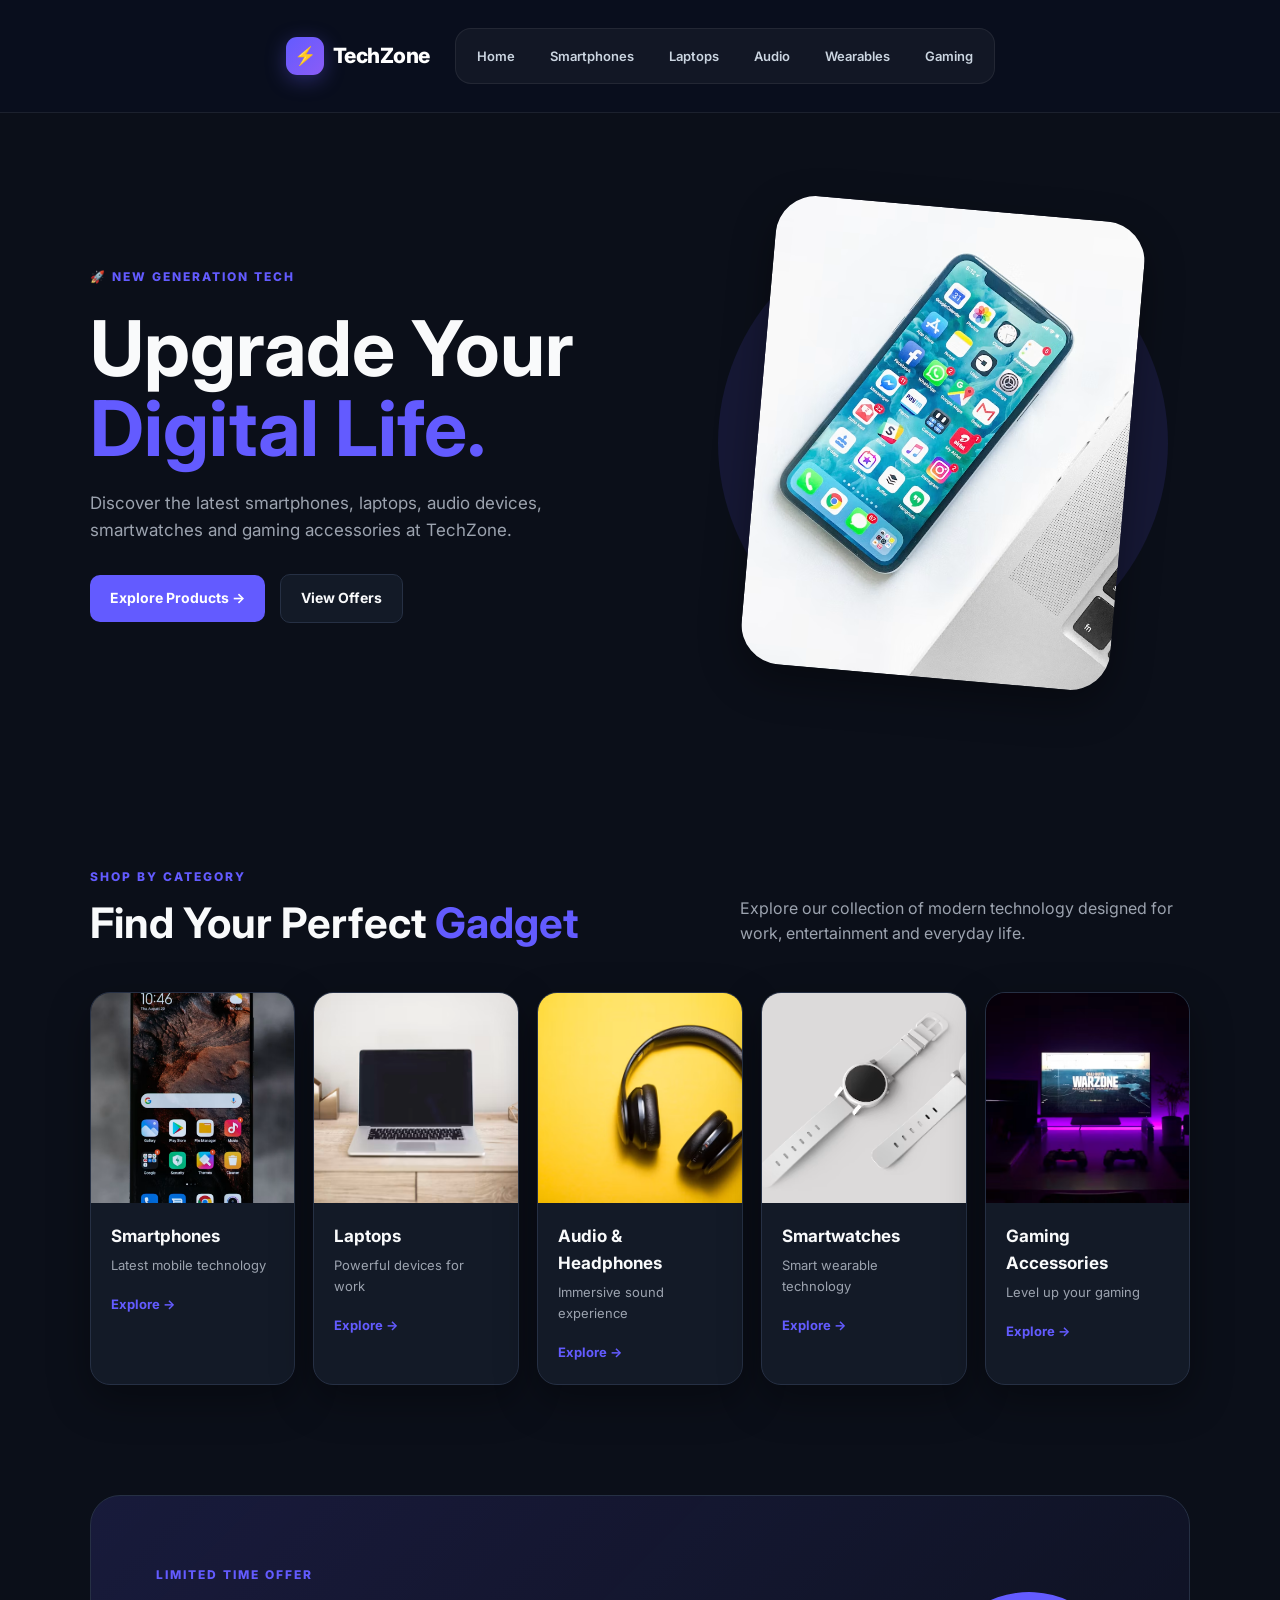
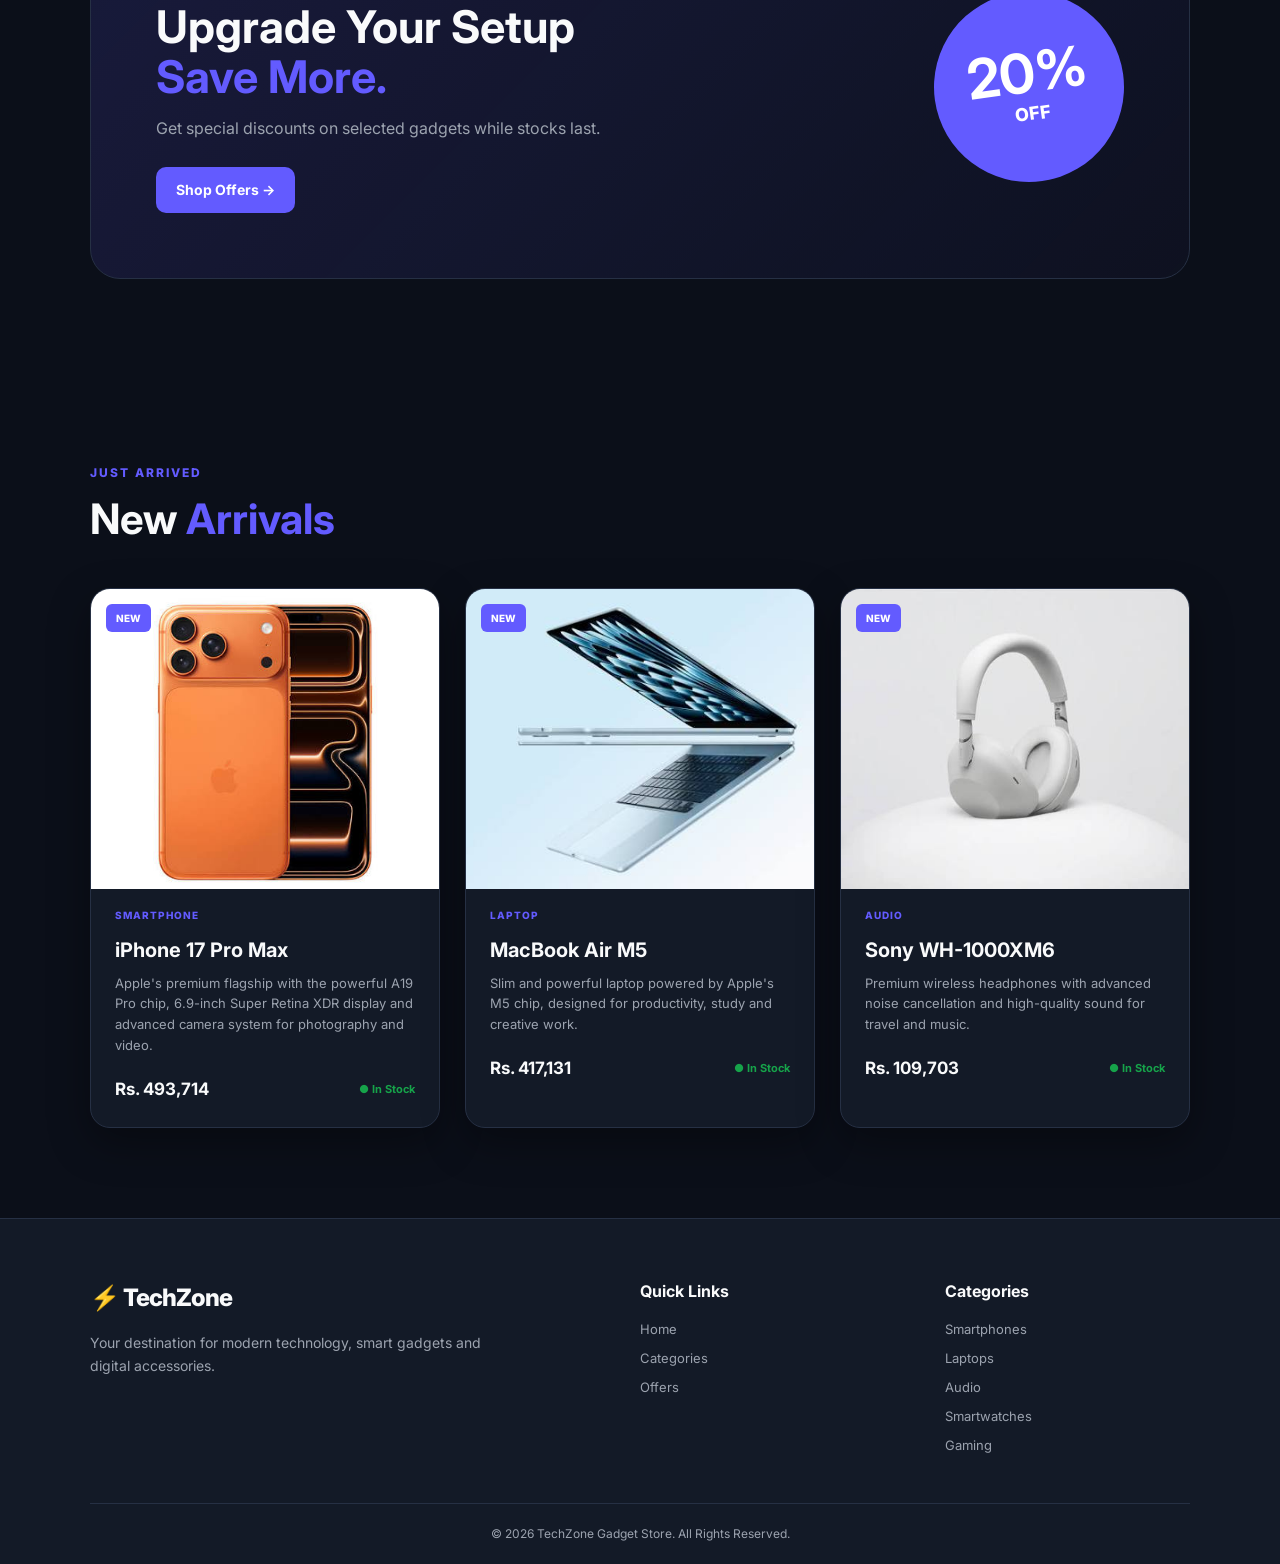
<file: Index.html>
<!DOCTYPE html>
<html lang="en">
<head>
    <meta charset="UTF-8">
    <meta name="viewport" content="width=device-width, initial-scale=1.0">

    <title>TechZone | Gadget Store</title>

    <link rel="stylesheet" href="style.css">

    <link rel="preconnect" href="https://fonts.googleapis.com">
    <link rel="preconnect" href="https://fonts.gstatic.com" crossorigin>

    <link href="https://fonts.googleapis.com/css2?family=Inter:wght@400;500;600;700;800&display=swap" rel="stylesheet">
</head>

<body>

<script>
document.addEventListener("DOMContentLoaded", function () {
    const currentPage = window.location.pathname.split("/").pop();

    document.querySelectorAll(".nav-links a").forEach(function (link) {
        const linkPage = link.getAttribute("href").split("/").pop();

        if (linkPage === currentPage) {
            link.classList.add("current-page");
        }
    });
});
</script>    



<header class="navbar">
    <div class="nav-inner">

        <a href="index.html" class="brand">
            <span class="brand-icon">⚡</span>
            <span>TechZone</span>
        </a>

        <nav class="nav-links">
            <a href="index.html">Home</a>
            <a href="smartphones.html">Smartphones</a>
            <a href="laptops.html">Laptops</a>
            <a href="audio.html">Audio</a>
            <a href="smartwatches.html">Wearables</a>
            <a href="gaming.html">Gaming</a>
        </nav>
</div>
</header>




<section class="hero">

    <div class="hero-content">

        <span class="hero-tag">
            🚀 NEW GENERATION TECH
        </span>

        <h1>
            Upgrade Your
            <span>Digital Life.</span>
        </h1>

        <p>
            Discover the latest smartphones, laptops, audio devices,
            smartwatches and gaming accessories at TechZone.
        </p>

        <div class="hero-buttons">

            <a href="#categories" class="primary-btn">
                Explore Products →
            </a>

            <a href="#offers" class="secondary-btn">
                View Offers
            </a>

        </div>

    </div>

    <div class="hero-image">

        <div class="hero-circle"></div>

        <img src="images/6.avif"
             alt="Modern Smartphone">

    </div>

</section>




<section class="section" id="categories">

    <div class="section-heading">

        <div>
            <span class="small-title">SHOP BY CATEGORY</span>

            <h2>
                Find Your Perfect
                <span>Gadget</span>
            </h2>
        </div>

        <p>
            Explore our collection of modern technology
            designed for work, entertainment and everyday life.
        </p>

    </div>


    <div class="category-grid">

        <a href="smartphones.html" class="category-card">

            <div class="category-image">
                <img src="images/3.avif"
                     alt="Smartphones">
            </div>

            <div class="category-info">
                <h3>Smartphones</h3>
                <p>Latest mobile technology</p>
                <span>Explore →</span>
            </div>

        </a>


        <a href="laptops.html" class="category-card">

            <div class="category-image">
                <img src="images/5.avif"
                     alt="Laptops">
            </div>

            <div class="category-info">
                <h3>Laptops</h3>
                <p>Powerful devices for work</p>
                <span>Explore →</span>
            </div>

        </a>


        <a href="audio.html" class="category-card">

            <div class="category-image">
                <img src="images/4.avif"
                     alt="Headphones">
            </div>

            <div class="category-info">
                <h3>Audio & Headphones</h3>
                <p>Immersive sound experience</p>
                <span>Explore →</span>
            </div>

        </a>


        <a href="smartwatches.html" class="category-card">

            <div class="category-image">
                <img src="images/2.avif"
                     alt="Smartwatch">
            </div>

            <div class="category-info">
                <h3>Smartwatches</h3>
                <p>Smart wearable technology</p>
                <span>Explore →</span>
            </div>

        </a>


        <a href="gaming.html" class="category-card">

            <div class="category-image">
                <img src="images/1.avif"
                     alt="Gaming">
            </div>

            <div class="category-info">
                <h3>Gaming Accessories</h3>
                <p>Level up your gaming</p>
                <span>Explore →</span>
            </div>

        </a>

    </div>

</section>




<section class="offers" id="offers">

    <div class="offer-content">

        <span class="small-title">
            LIMITED TIME OFFER
        </span>

        <h2>
            Upgrade Your Setup
            <br>
            <span>Save More.</span>
        </h2>

        <p>
            Get special discounts on selected gadgets
            while stocks last.
        </p>

        <a href="smartphones.html" class="primary-btn">
            Shop Offers →
        </a>

    </div>

    <div class="discount-box">

        <strong>20%</strong>
        <span>OFF</span>

    </div>

</section>




<section class="section" id="new-arrivals">

    <div class="section-heading">

        <div>
            <span class="small-title">
                JUST ARRIVED
            </span>

            <h2>
                New <span>Arrivals</span>
            </h2>
        </div>

    </div>


    <div class="product-grid">


        <div class="product-card">

                <div class="product-image">

                    <span class="badge">
                        NEW
                    </span>

                    <img
                        src="images/images (1).jpg"
                        alt="Apple iPhone 17 Pro Max"
                    >

                </div>

            <div class="product-info">

                <small>SMARTPHONE</small>

                <h3>iPhone 17 Pro Max</h3>

                <p>
                    Apple's premium flagship with the powerful A19 Pro
                        chip, 6.9-inch Super Retina XDR display and advanced
                        camera system for photography and video.
                </p>

                <div class="product-bottom">

                    <strong>Rs. 493,714</strong>

                    <span class="available">
                        ● In Stock
                    </span>

                </div>

            </div>

        </div>


        <div class="product-card">

            <div class="product-image">

                <span class="badge">NEW</span>

                <img
                src="images/images (9).jpg"
                alt="MacBook Air M5">

            </div>

            <div class="product-info">

                <small>LAPTOP</small>

                <h3>MacBook Air M5</h3>

                <p>
                    Slim and powerful laptop powered by Apple's M5 chip,
                    designed for productivity, study and creative work.
                </p>

                <div class="product-bottom">

                    <strong>Rs. 417,131</strong>

                    <span class="available">
                        ● In Stock
                    </span>

                </div>

            </div>

        </div>


        <div class="product-card">

            <div class="product-image">

                <span class="badge">
                    NEW
                </span>

                <img src="images/Sony WH-1000XM6.jpg"
                     alt="Headphones">

            </div>

            <div class="product-info">

                <small>AUDIO</small>

                <h3>Sony WH-1000XM6</h3>

                <p>
                    Premium wireless headphones with advanced noise
                    cancellation and high-quality sound for travel and music.
                </p>

                <div class="product-bottom">

                    <strong>Rs. 109,703</strong>

                    <span class="available">
                        ● In Stock
                    </span>

                </div>

            </div>

        </div>

    </div>

</section>




<footer>

    <div class="footer-main">

        <div>
            <a href="index.html" class="logo">
                <span>⚡</span> TechZone
            </a>

            <p>
                Your destination for modern technology,
                smart gadgets and digital accessories.
            </p>
        </div>

        <div>
            <h4>Quick Links</h4>
            <a href="index.html">Home</a>
            <a href="#categories">Categories</a>
            <a href="#offers">Offers</a>
        </div>

        <div>
            <h4>Categories</h4>
            <a href="smartphones.html">Smartphones</a>
            <a href="laptops.html">Laptops</a>
            <a href="audio.html">Audio</a>
            <a href="smartwatches.html">Smartwatches</a>
            <a href="gaming.html">Gaming</a>
        </div>

    </div>

    <div class="footer-bottom">
        © 2026 TechZone Gadget Store. All Rights Reserved.
    </div>

</footer>
</body>
</html>
</file>
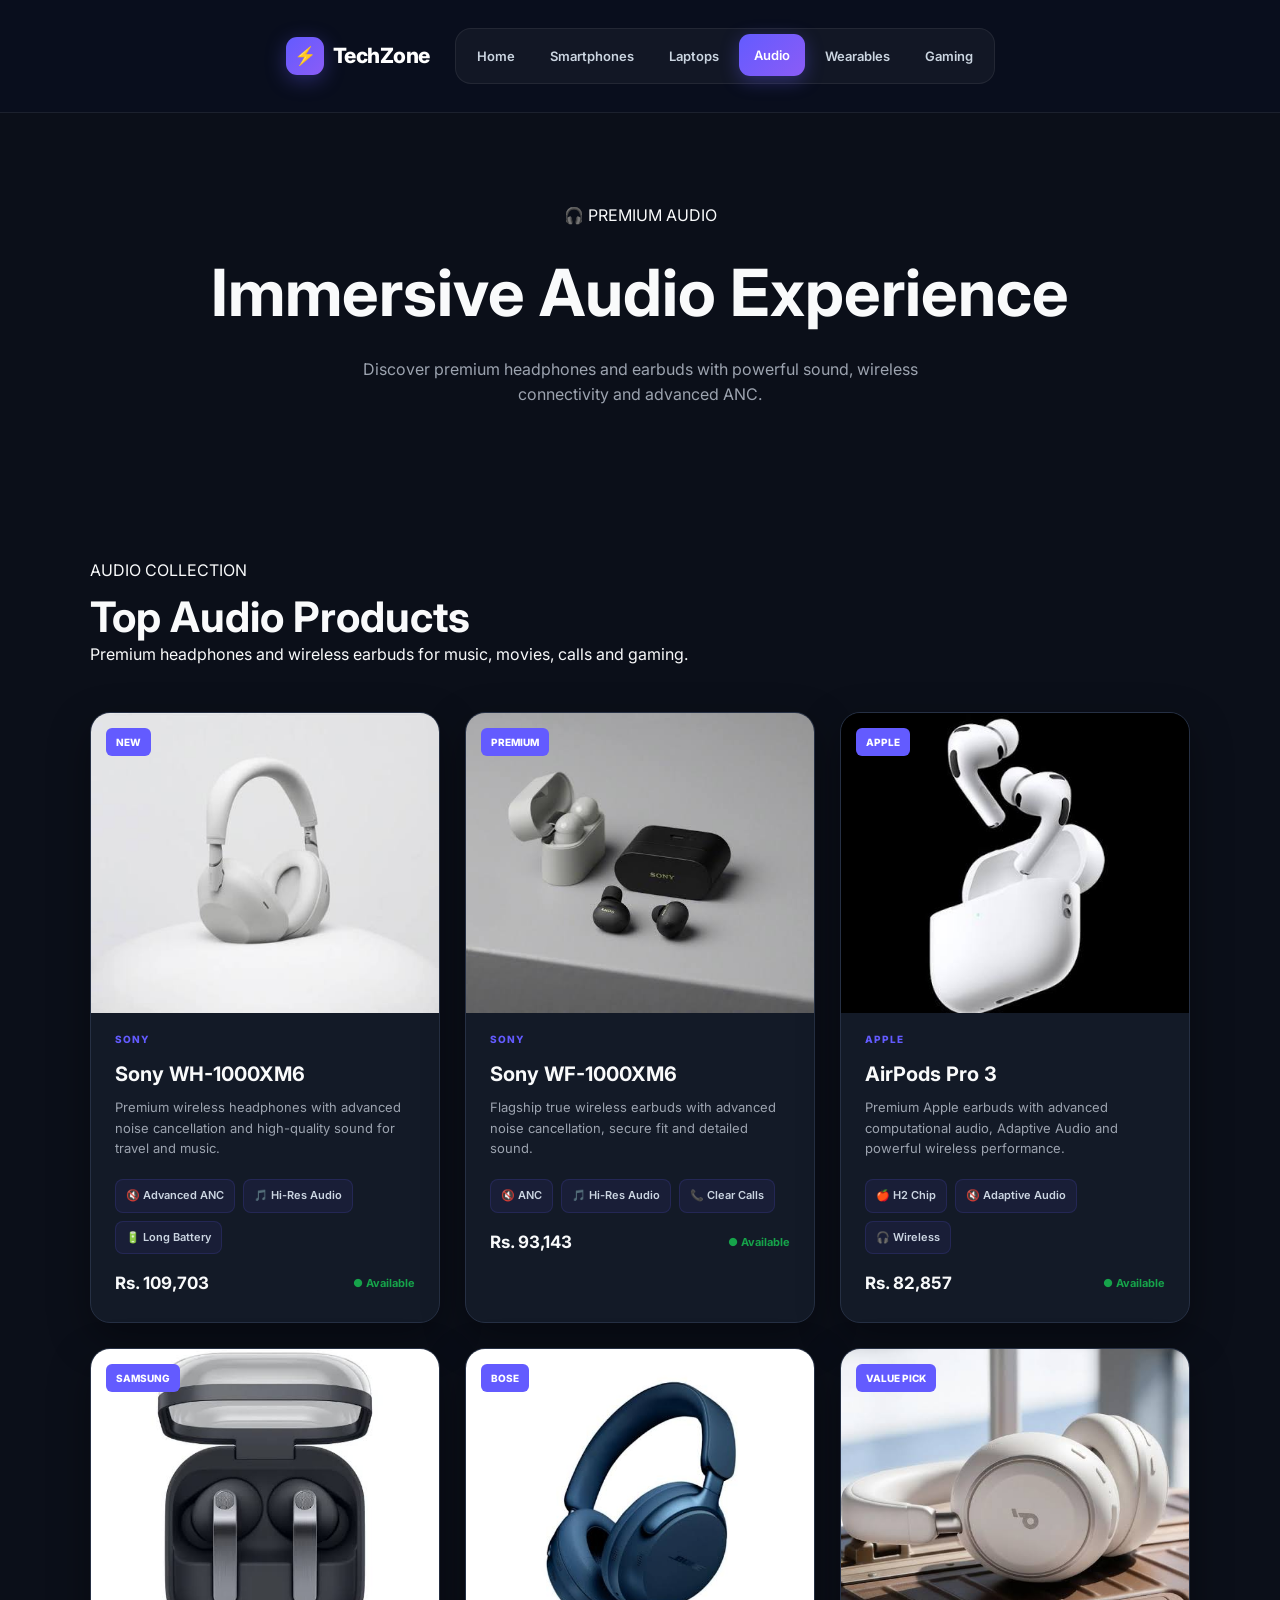
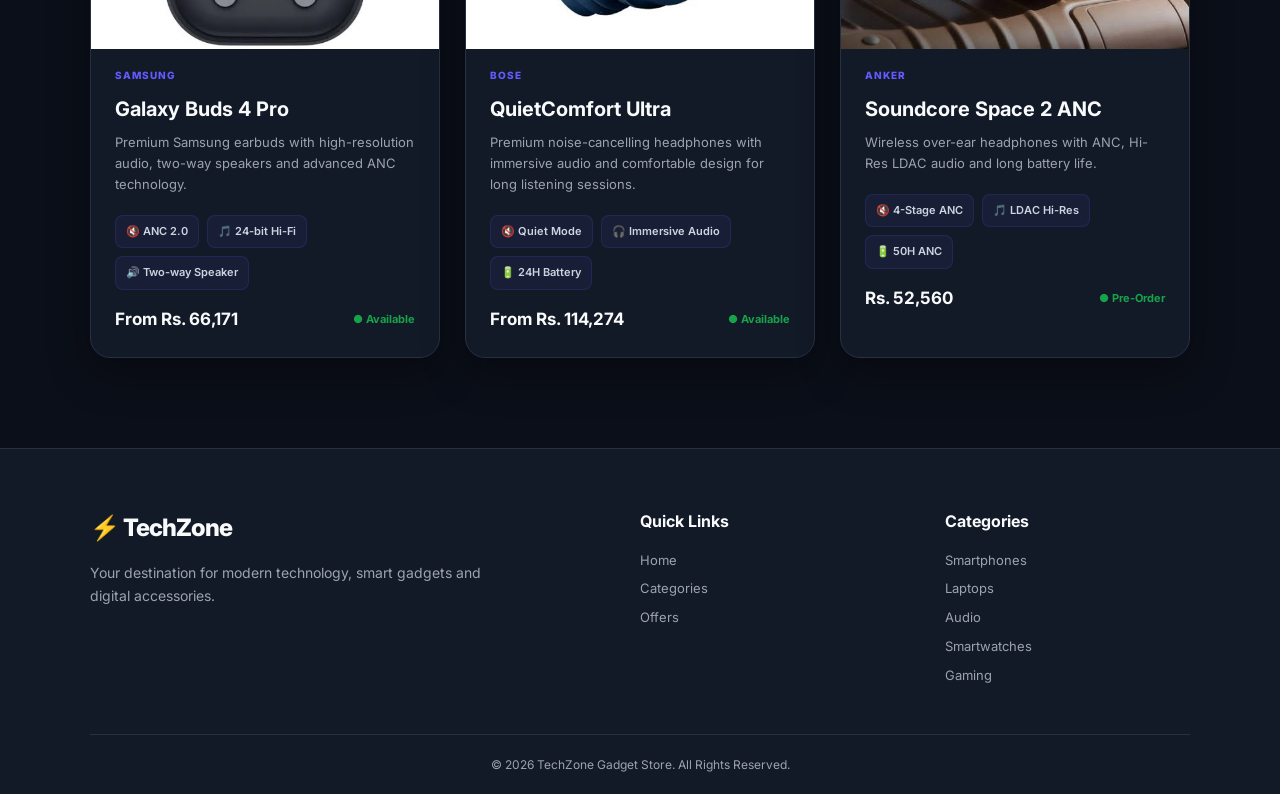
<file: audio.html>
<!DOCTYPE html>
<html lang="en">
<head>

<meta charset="UTF-8">
<meta name="viewport" content="width=device-width, initial-scale=1.0">

<title>Audio & Headphones | TechZone</title>

<link rel="stylesheet" href="style.css">

<link rel="preconnect" href="https://fonts.googleapis.com">
<link rel="preconnect" href="https://fonts.gstatic.com" crossorigin>
<link href="https://fonts.googleapis.com/css2?family=Inter:wght@400;500;600;700;800&display=swap" rel="stylesheet">

</head>

<body>

<script>
document.addEventListener("DOMContentLoaded", function () {
    const currentPage = window.location.pathname.split("/").pop();

    document.querySelectorAll(".nav-links a").forEach(function (link) {
        const linkPage = link.getAttribute("href").split("/").pop();

        if (linkPage === currentPage) {
            link.classList.add("current-page");
        }
    });
});
</script>


<header class="navbar">
    <div class="nav-inner">

        <a href="index.html" class="brand">
            <span class="brand-icon">⚡</span>
            <span>TechZone</span>
        </a>

        <nav class="nav-links">
            <a href="index.html">Home</a>
            <a href="smartphones.html">Smartphones</a>
            <a href="laptops.html">Laptops</a>
            <a href="audio.html">Audio</a>
            <a href="smartwatches.html">Wearables</a>
            <a href="gaming.html">Gaming</a>
        </nav>
</div>
</header>


<section class="page-header">

<div class="page-header-content">

<span class="section-tag">🎧 PREMIUM AUDIO</span>

<h1>
Immersive <span>Audio Experience</span>
</h1>

<p>
Discover premium headphones and earbuds with
powerful sound, wireless connectivity and advanced ANC.
</p>

</div>

</section>


<section class="section">

<div class="section-heading">

<div>

<span class="section-tag">AUDIO COLLECTION</span>

<h2>Top Audio Products</h2>

<p>
Premium headphones and wireless earbuds for music,
movies, calls and gaming.
</p>

</div>

</div>


<div class="product-grid">




<div class="product-card">

<div class="product-image">

<span class="badge">NEW</span>

<img
src="images/Sony WH-1000XM6.jpg"
alt="Sony WH-1000XM6">

</div>

<div class="product-info">

<small>SONY</small>

<h3>Sony WH-1000XM6</h3>

<p>
Premium wireless headphones with advanced noise
cancellation and high-quality sound for travel and music.
</p>

<div class="product-specs">
<span>🔇 Advanced ANC</span>
<span>🎵 Hi-Res Audio</span>
<span>🔋 Long Battery</span>
</div>

<div class="product-bottom">

<strong>Rs. 109,703</strong>

<span class="available">
● Available
</span>

</div>

</div>

</div>




<div class="product-card">

<div class="product-image">

<span class="badge">PREMIUM</span>

<img
src="images/Sony WF-1000XM6.jpg"
alt="Sony WF-1000XM6">

</div>

<div class="product-info">

<small>SONY</small>

<h3>Sony WF-1000XM6</h3>

<p>
Flagship true wireless earbuds with advanced noise
cancellation, secure fit and detailed sound.
</p>

<div class="product-specs">
<span>🔇 ANC</span>
<span>🎵 Hi-Res Audio</span>
<span>📞 Clear Calls</span>
</div>

<div class="product-bottom">

<strong>Rs. 93,143</strong>

<span class="available">
● Available
</span>

</div>

</div>

</div>




<div class="product-card">

<div class="product-image">

<span class="badge">APPLE</span>

<img
src="images/AirPods Pro 3.jpg"
alt="Apple AirPods Pro 3">

</div>

<div class="product-info">

<small>APPLE</small>

<h3>AirPods Pro 3</h3>

<p>
Premium Apple earbuds with advanced computational audio,
Adaptive Audio and powerful wireless performance.
</p>

<div class="product-specs">
<span>🍎 H2 Chip</span>
<span>🔇 Adaptive Audio</span>
<span>🎧 Wireless</span>
</div>

<div class="product-bottom">

<strong>Rs. 82,857</strong>

<span class="available">
● Available
</span>

</div>

</div>

</div>




<div class="product-card">

<div class="product-image">

<span class="badge">SAMSUNG</span>

<img
src="images/Galaxy Buds 4 Pro.jpg"
alt="Samsung Galaxy Buds 4 Pro">

</div>

<div class="product-info">

<small>SAMSUNG</small>

<h3>Galaxy Buds 4 Pro</h3>

<p>
Premium Samsung earbuds with high-resolution audio,
two-way speakers and advanced ANC technology.
</p>

<div class="product-specs">
<span>🔇 ANC 2.0</span>
<span>🎵 24-bit Hi-Fi</span>
<span>🔊 Two-way Speaker</span>
</div>

<div class="product-bottom">

<strong>From Rs. 66,171</strong>

<span class="available">
● Available
</span>

</div>

</div>

</div>




<div class="product-card">

<div class="product-image">

<span class="badge">BOSE</span>

<img
src="images/QuietComfort Ultra.jpg"
alt="Bose QuietComfort Ultra">

</div>

<div class="product-info">

<small>BOSE</small>

<h3>QuietComfort Ultra</h3>

<p>
Premium noise-cancelling headphones with immersive
audio and comfortable design for long listening sessions.
</p>

<div class="product-specs">
<span>🔇 Quiet Mode</span>
<span>🎧 Immersive Audio</span>
<span>🔋 24H Battery</span>
</div>

<div class="product-bottom">

<strong>From Rs. 114,274</strong>

<span class="available">
● Available
</span>

</div>

</div>

</div>




<div class="product-card">

<div class="product-image">

<span class="badge">VALUE PICK</span>

<img
src="images/Soundcore Space 2 ANC.jpg"
alt="Anker Soundcore Space 2">

</div>

<div class="product-info">

<small>ANKER</small>

<h3>Soundcore Space 2 ANC</h3>

<p>
Wireless over-ear headphones with ANC,
Hi-Res LDAC audio and long battery life.
</p>

<div class="product-specs">
<span>🔇 4-Stage ANC</span>
<span>🎵 LDAC Hi-Res</span>
<span>🔋 50H ANC</span>
</div>

<div class="product-bottom">

<strong>Rs. 52,560</strong>

<span class="available">
● Pre-Order
</span>

</div>

</div>

</div>


</div>

</section>


<footer>

    <div class="footer-main">

        <div>
            <a href="index.html" class="logo">
                <span>⚡</span> TechZone
            </a>

            <p>
                Your destination for modern technology,
                smart gadgets and digital accessories.
            </p>
        </div>

        <div>
            <h4>Quick Links</h4>
            <a href="index.html">Home</a>
            <a href="#categories">Categories</a>
            <a href="#offers">Offers</a>
        </div>

        <div>
            <h4>Categories</h4>
            <a href="smartphones.html">Smartphones</a>
            <a href="laptops.html">Laptops</a>
            <a href="audio.html">Audio</a>
            <a href="smartwatches.html">Smartwatches</a>
            <a href="gaming.html">Gaming</a>
        </div>

    </div>

    <div class="footer-bottom">
        © 2026 TechZone Gadget Store. All Rights Reserved.
    </div>

</footer>
</body>
</html>
</file>
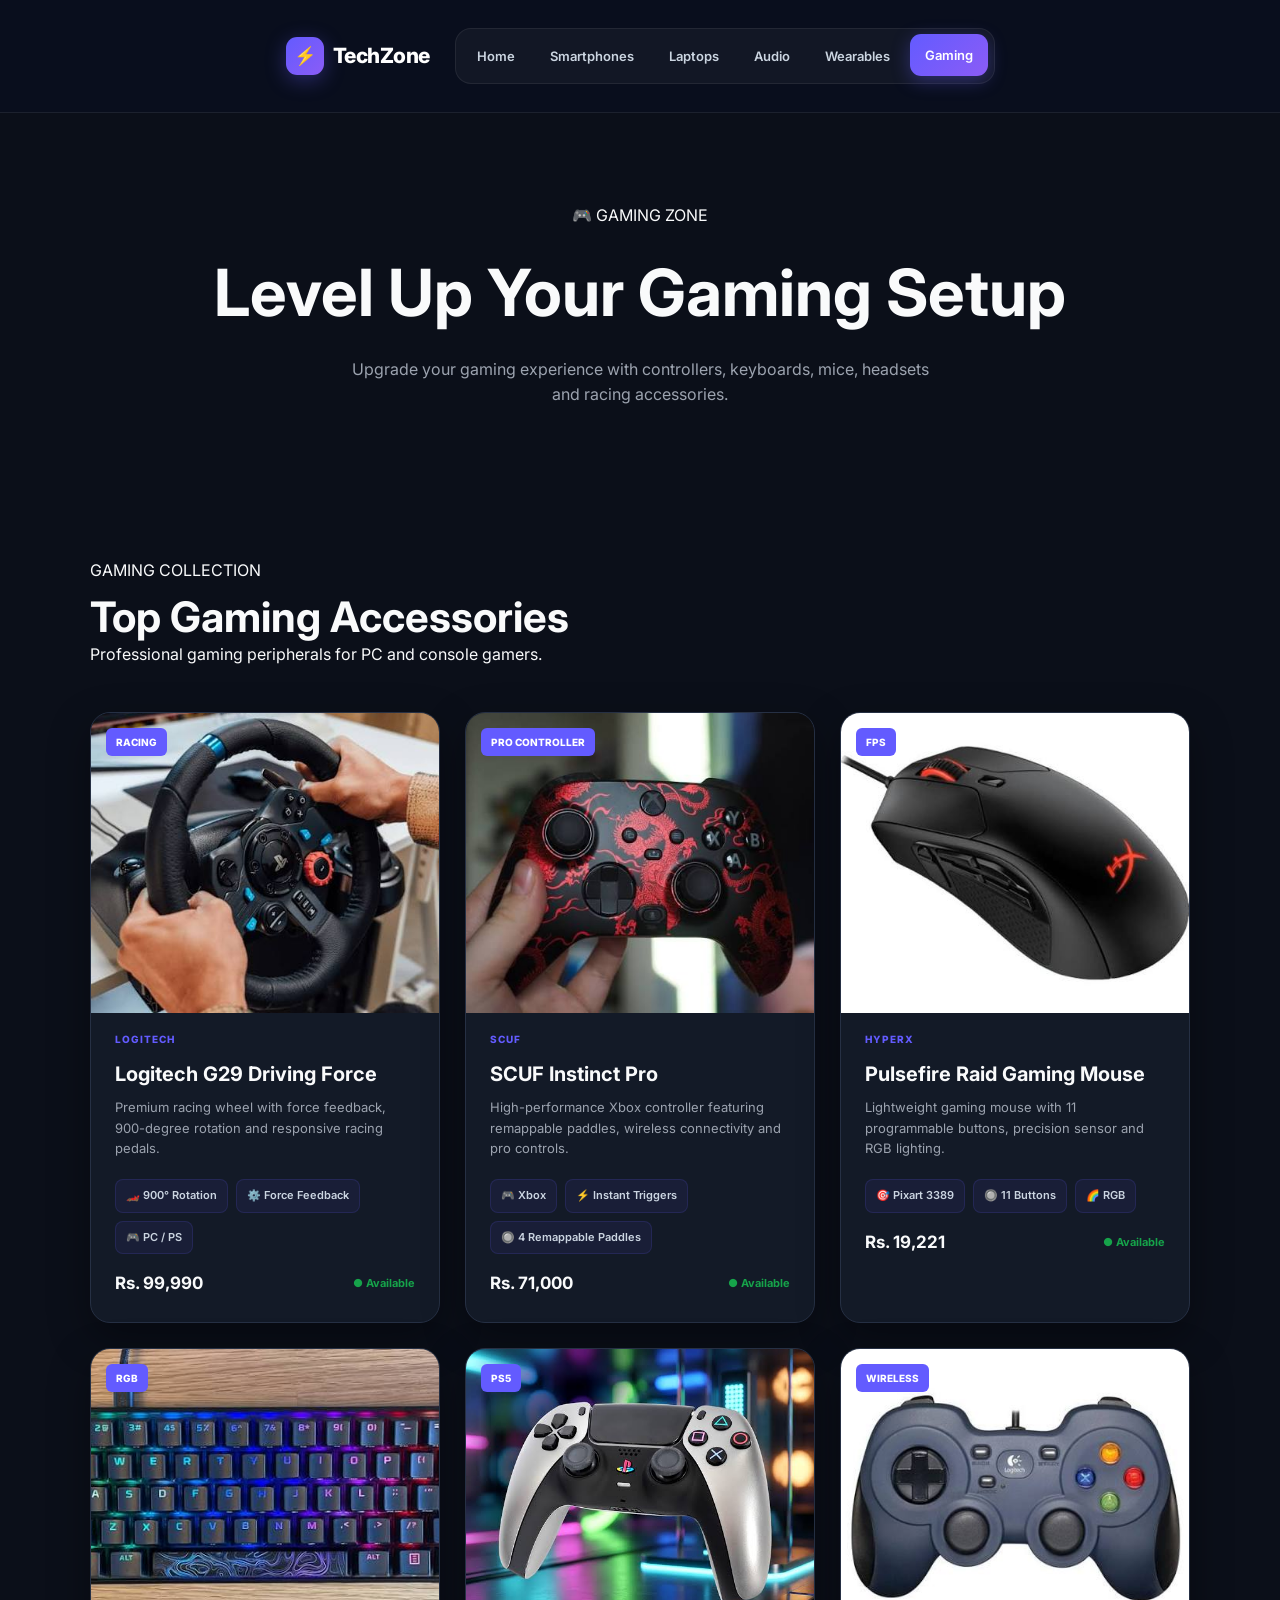
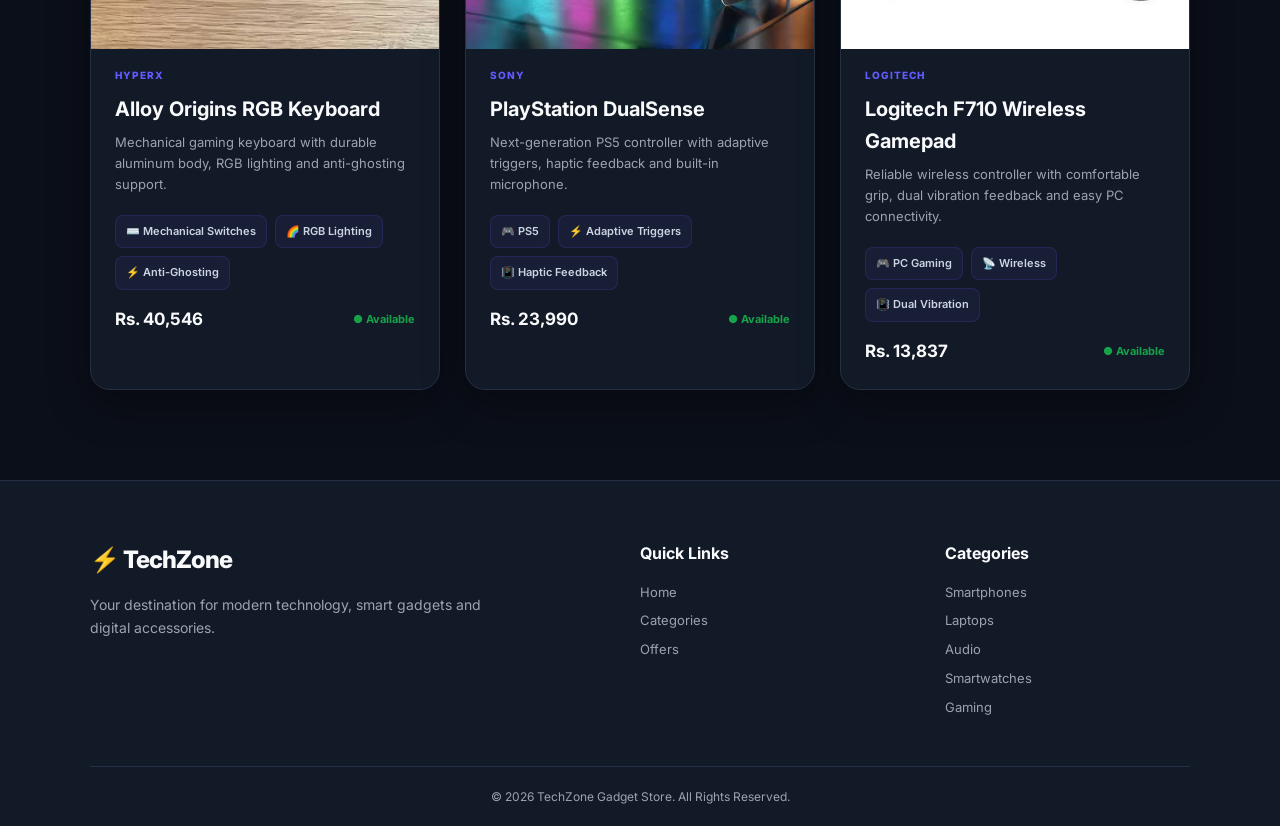
<file: gaming.html>
<!DOCTYPE html>
<html lang="en">

<head>

<meta charset="UTF-8">
<meta name="viewport" content="width=device-width, initial-scale=1.0">

<title>Gaming Accessories | TechZone</title>

<link rel="stylesheet" href="style.css">

<link rel="preconnect" href="https://fonts.googleapis.com">
<link rel="preconnect" href="https://fonts.gstatic.com" crossorigin>
<link href="https://fonts.googleapis.com/css2?family=Inter:wght@400;500;600;700;800&display=swap" rel="stylesheet">

</head>

<body>

<script>
document.addEventListener("DOMContentLoaded", function () {
    const currentPage = window.location.pathname.split("/").pop();

    document.querySelectorAll(".nav-links a").forEach(function (link) {
        const linkPage = link.getAttribute("href").split("/").pop();

        if (linkPage === currentPage) {
            link.classList.add("current-page");
        }
    });
});
</script>


<header class="navbar">
    <div class="nav-inner">

        <a href="index.html" class="brand">
            <span class="brand-icon">⚡</span>
            <span>TechZone</span>
        </a>

        <nav class="nav-links">
            <a href="index.html">Home</a>
            <a href="smartphones.html">Smartphones</a>
            <a href="laptops.html">Laptops</a>
            <a href="audio.html">Audio</a>
            <a href="smartwatches.html">Wearables</a>
            <a href="gaming.html">Gaming</a>
        </nav>
</div>
</header>


<section class="page-header">

<div class="page-header-content">

<span class="section-tag">🎮 GAMING ZONE</span>

<h1>
Level Up Your <span>Gaming Setup</span>
</h1>

<p>
Upgrade your gaming experience with controllers,
keyboards, mice, headsets and racing accessories.
</p>

</div>

</section>


<section class="section">

<div class="section-heading">

<div>

<span class="section-tag">GAMING COLLECTION</span>

<h2>Top Gaming Accessories</h2>

<p>
Professional gaming peripherals for PC and console gamers.
</p>

</div>

</div>


<div class="product-grid">




<div class="product-card">

<div class="product-image">

<span class="badge">RACING</span>

<img
src="images/Logitech G29 Driving Force.jpg"
alt="Logitech G29 Racing Wheel">

</div>

<div class="product-info">

<small>LOGITECH</small>

<h3>Logitech G29 Driving Force</h3>

<p>
Premium racing wheel with force feedback,
900-degree rotation and responsive racing pedals.
</p>

<div class="product-specs">
<span>🏎️ 900° Rotation</span>
<span>⚙️ Force Feedback</span>
<span>🎮 PC / PS</span>
</div>

<div class="product-bottom">

<strong>Rs. 99,990</strong>

<span class="available">
● Available
</span>

</div>

</div>

</div>




<div class="product-card">

<div class="product-image">

<span class="badge">PRO CONTROLLER</span>

<img
src="images/SCUF Instinct Pro.jpg"
alt="SCUF Instinct Pro Controller">

</div>

<div class="product-info">

<small>SCUF</small>

<h3>SCUF Instinct Pro</h3>

<p>
High-performance Xbox controller featuring
remappable paddles, wireless connectivity and pro controls.
</p>

<div class="product-specs">
<span>🎮 Xbox</span>
<span>⚡ Instant Triggers</span>
<span>🔘 4 Remappable Paddles</span>
</div>

<div class="product-bottom">

<strong>Rs. 71,000</strong>

<span class="available">
● Available
</span>

</div>

</div>

</div>




<div class="product-card">

<div class="product-image">

<span class="badge">FPS</span>

<img
src="images/Pulsefire Raid Gaming Mouse.jpg"
alt="HyperX Pulsefire Raid">

</div>

<div class="product-info">

<small>HYPERX</small>

<h3>Pulsefire Raid Gaming Mouse</h3>

<p>
Lightweight gaming mouse with 11 programmable
buttons, precision sensor and RGB lighting.
</p>

<div class="product-specs">
<span>🎯 Pixart 3389</span>
<span>🔘 11 Buttons</span>
<span>🌈 RGB</span>
</div>

<div class="product-bottom">

<strong>Rs. 19,221</strong>

<span class="available">
● Available
</span>

</div>

</div>

</div>




<div class="product-card">

<div class="product-image">

<span class="badge">RGB</span>

<img
src="images/Alloy Origins RGB Keyboard.jpg"
alt="HyperX Alloy Origins">

</div>

<div class="product-info">

<small>HYPERX</small>

<h3>Alloy Origins RGB Keyboard</h3>

<p>
Mechanical gaming keyboard with durable aluminum body,
RGB lighting and anti-ghosting support.
</p>

<div class="product-specs">
<span>⌨️ Mechanical Switches</span>
<span>🌈 RGB Lighting</span>
<span>⚡ Anti-Ghosting</span>
</div>

<div class="product-bottom">

<strong>Rs. 40,546</strong>

<span class="available">
● Available
</span>

</div>

</div>

</div>




<div class="product-card">

<div class="product-image">

<span class="badge">PS5</span>

<img
src="images/PlayStation DualSense.jpg"
alt="PlayStation DualSense Controller">

</div>

<div class="product-info">

<small>SONY</small>

<h3>PlayStation DualSense</h3>

<p>
Next-generation PS5 controller with adaptive triggers,
haptic feedback and built-in microphone.
</p>

<div class="product-specs">
<span>🎮 PS5</span>
<span>⚡ Adaptive Triggers</span>
<span>📳 Haptic Feedback</span>
</div>

<div class="product-bottom">

<strong>Rs. 23,990</strong>

<span class="available">
● Available
</span>

</div>

</div>

</div>




<div class="product-card">

<div class="product-image">

<span class="badge">WIRELESS</span>

<img
src="images/Logitech F710 Wireless Gamepad.jpg"
alt="Logitech F710 Wireless Gamepad">

</div>

<div class="product-info">

<small>LOGITECH</small>

<h3>Logitech F710 Wireless Gamepad</h3>

<p>
Reliable wireless controller with comfortable grip,
dual vibration feedback and easy PC connectivity.
</p>

<div class="product-specs">
<span>🎮 PC Gaming</span>
<span>📡 Wireless</span>
<span>📳 Dual Vibration</span>
</div>

<div class="product-bottom">

<strong>Rs. 13,837</strong>

<span class="available">
● Available
</span>

</div>

</div>

</div>


</div>

</section>


<footer>

    <div class="footer-main">

        <div>
            <a href="index.html" class="logo">
                <span>⚡</span> TechZone
            </a>

            <p>
                Your destination for modern technology,
                smart gadgets and digital accessories.
            </p>
        </div>

        <div>
            <h4>Quick Links</h4>
            <a href="index.html">Home</a>
            <a href="#categories">Categories</a>
            <a href="#offers">Offers</a>
        </div>

        <div>
            <h4>Categories</h4>
            <a href="smartphones.html">Smartphones</a>
            <a href="laptops.html">Laptops</a>
            <a href="audio.html">Audio</a>
            <a href="smartwatches.html">Smartwatches</a>
            <a href="gaming.html">Gaming</a>
        </div>

    </div>

    <div class="footer-bottom">
        © 2026 TechZone Gadget Store. All Rights Reserved.
    </div>

</footer>
</body>
</html>
</file>
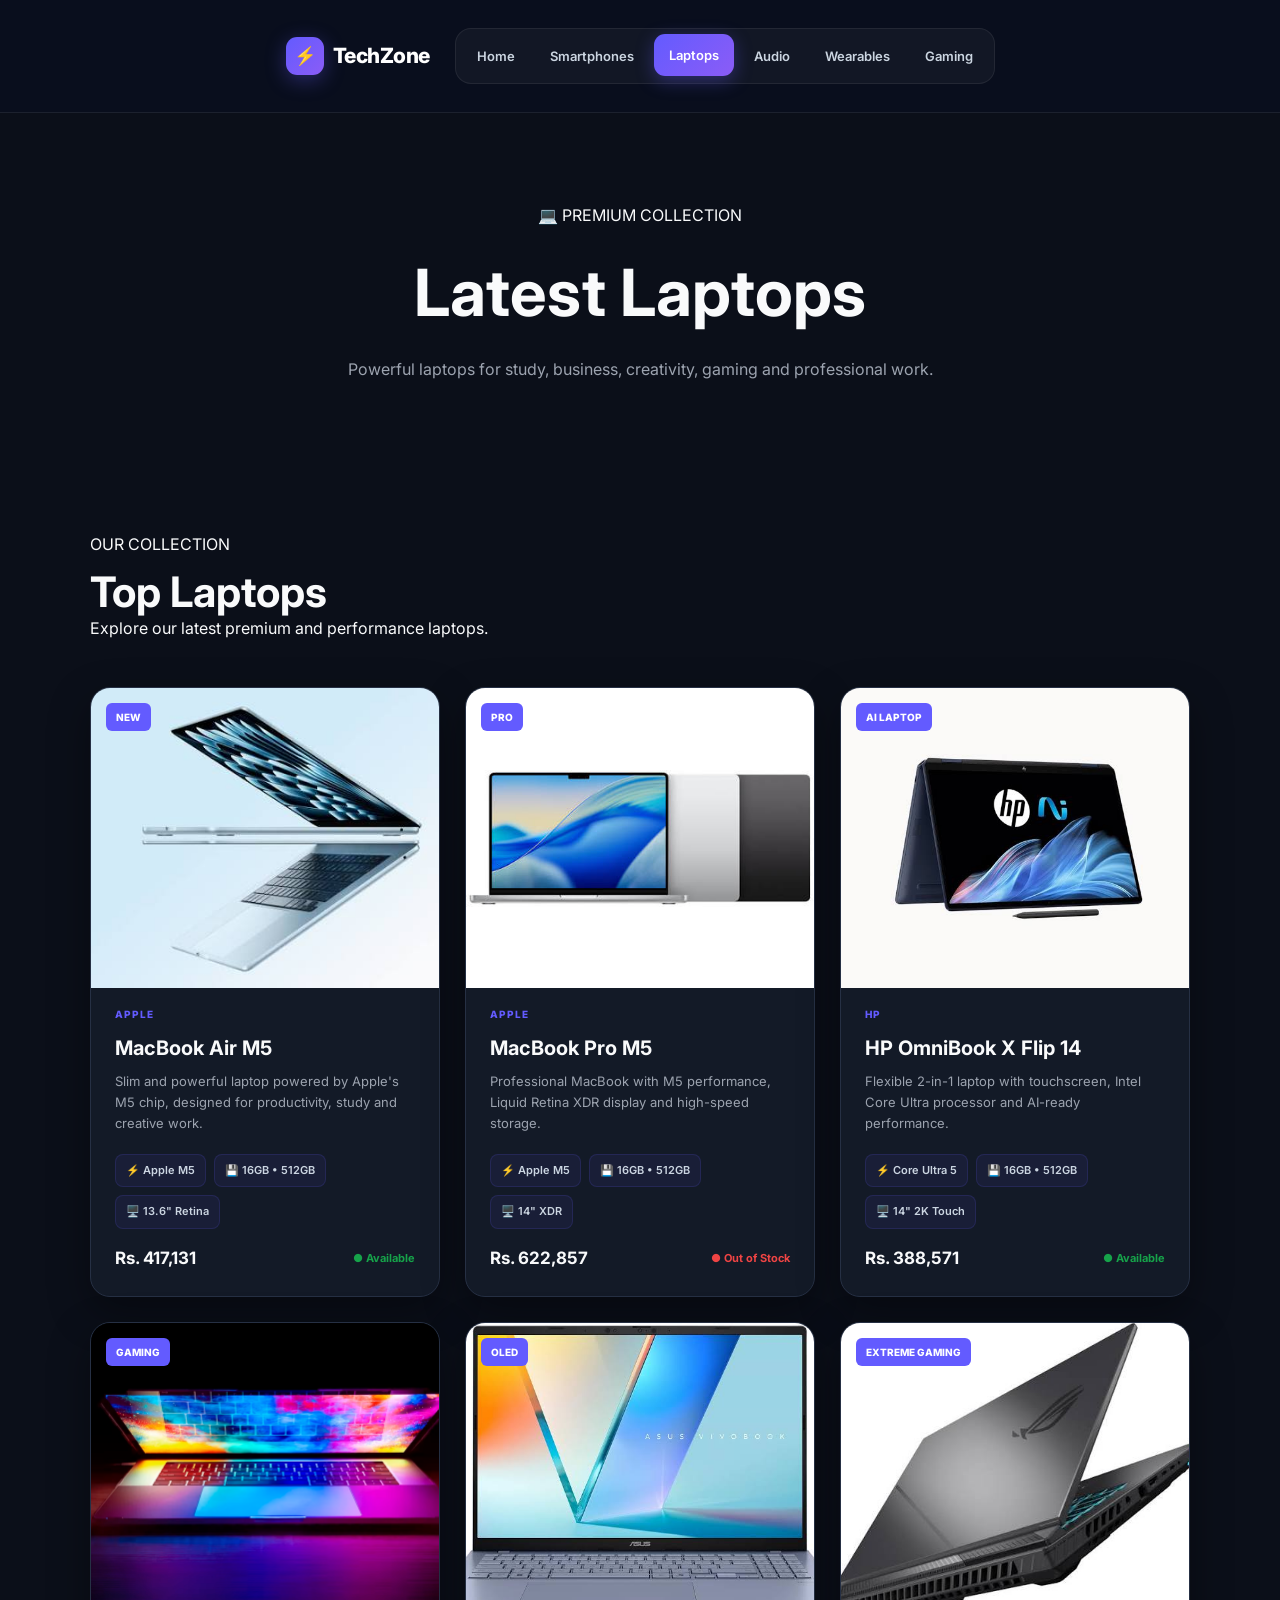
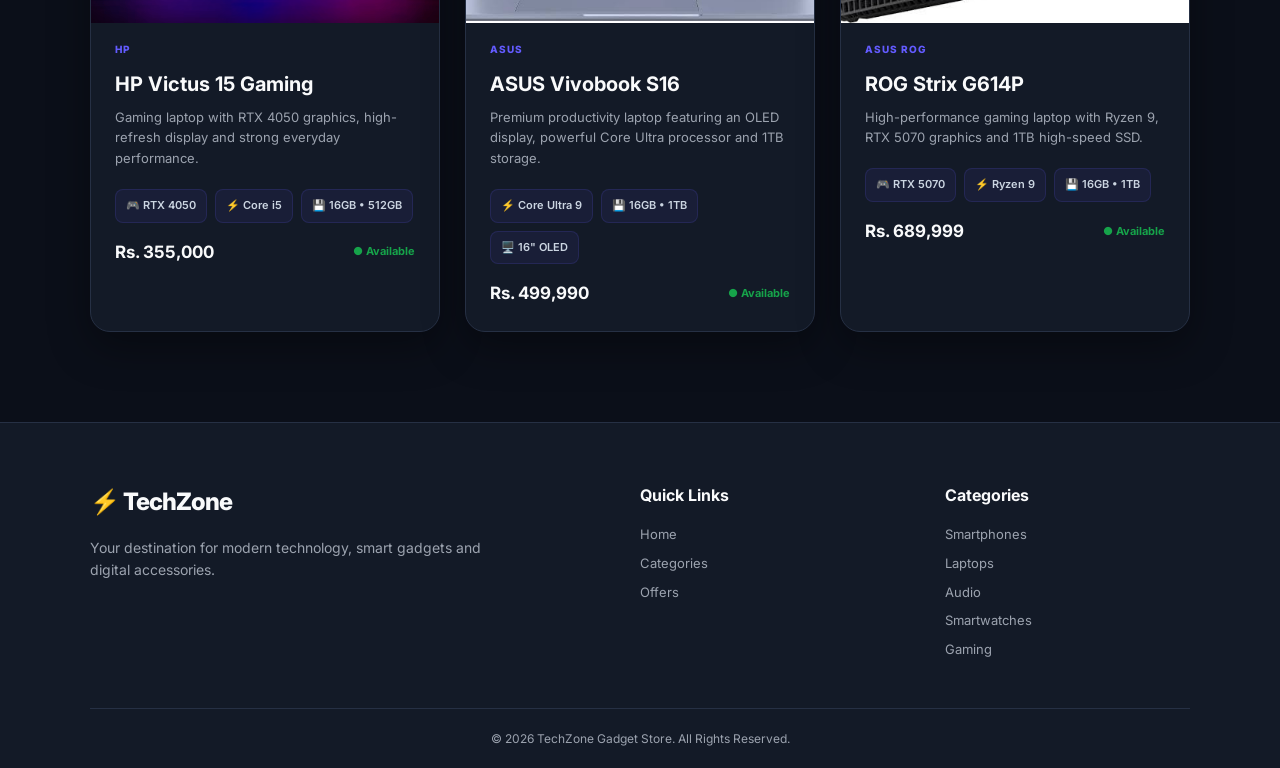
<file: laptops.html>
<!DOCTYPE html>
<html lang="en">
<head>
    <meta charset="UTF-8">
    <meta name="viewport" content="width=device-width, initial-scale=1.0">
    <title>Laptops | TechZone Gadget Store</title>

    <link rel="stylesheet" href="style.css">

    <link rel="preconnect" href="https://fonts.googleapis.com">
    <link rel="preconnect" href="https://fonts.gstatic.com" crossorigin>
    <link href="https://fonts.googleapis.com/css2?family=Inter:wght@400;500;600;700;800&display=swap" rel="stylesheet">
</head>

<body>

<script>
document.addEventListener("DOMContentLoaded", function () {
    const currentPage = window.location.pathname.split("/").pop();

    document.querySelectorAll(".nav-links a").forEach(function (link) {
        const linkPage = link.getAttribute("href").split("/").pop();

        if (linkPage === currentPage) {
            link.classList.add("current-page");
        }
    });
});
</script>

<header class="navbar">
    <div class="nav-inner">

        <a href="index.html" class="brand">
            <span class="brand-icon">⚡</span>
            <span>TechZone</span>
        </a>

        <nav class="nav-links">
            <a href="index.html">Home</a>
            <a href="smartphones.html">Smartphones</a>
            <a href="laptops.html">Laptops</a>
            <a href="audio.html">Audio</a>
            <a href="smartwatches.html">Wearables</a>
            <a href="gaming.html">Gaming</a>
        </nav>
</div>
</header>


<section class="page-header">

    <div class="page-header-content">

        <span class="section-tag">💻 PREMIUM COLLECTION</span>

        <h1>
            Latest <span>Laptops</span>
        </h1>

        <p>
            Powerful laptops for study, business, creativity,
            gaming and professional work.
        </p>

    </div>

</section>


<section class="section">

    <div class="section-heading">

        <div>
            <span class="section-tag">OUR COLLECTION</span>

            <h2>Top Laptops</h2>

            <p>
                Explore our latest premium and performance laptops.
            </p>
        </div>

    </div>


    <div class="product-grid">


        

        <div class="product-card">

            <div class="product-image">

                <span class="badge">NEW</span>

                <img
                src="images/images (9).jpg"
                alt="MacBook Air M5">

            </div>

            <div class="product-info">

                <small>APPLE</small>

                <h3>MacBook Air M5</h3>

                <p>
                    Slim and powerful laptop powered by Apple's M5 chip,
                    designed for productivity, study and creative work.
                </p>

                <div class="product-specs">
                    <span>⚡ Apple M5</span>
                    <span>💾 16GB • 512GB</span>
                    <span>🖥️ 13.6" Retina</span>
                </div>

                <div class="product-bottom">
                    <strong>Rs. 417,131</strong>
                    <span class="available ">●  Available</span>
                </div>

            </div>

        </div>


        

        <div class="product-card">

            <div class="product-image">

                <span class="badge">PRO</span>

                <img
                src="images/images (10).jpg"
                alt="MacBook Pro M5">

            </div>

            <div class="product-info">

                <small>APPLE</small>

                <h3>MacBook Pro M5</h3>

                <p>
                    Professional MacBook with M5 performance,
                    Liquid Retina XDR display and high-speed storage.
                </p>

                <div class="product-specs">
                    <span>⚡ Apple M5</span>
                    <span>💾 16GB • 512GB</span>
                    <span>🖥️ 14" XDR</span>
                </div>

                <div class="product-bottom">
                    <strong>Rs. 622,857</strong>
                    <span class="available out">● Out of Stock</span>
                </div>

            </div>

        </div>


        

        <div class="product-card">

            <div class="product-image">

                <span class="badge">AI LAPTOP</span>

                <img
                src="images/HP OmniBook X Flip 14.jpg"
                alt="HP OmniBook X Flip">

            </div>

            <div class="product-info">

                <small>HP</small>

                <h3>HP OmniBook X Flip 14</h3>

                <p>
                    Flexible 2-in-1 laptop with touchscreen,
                    Intel Core Ultra processor and AI-ready performance.
                </p>

                <div class="product-specs">
                    <span>⚡ Core Ultra 5</span>
                    <span>💾 16GB • 512GB</span>
                    <span>🖥️ 14" 2K Touch</span>
                </div>

                <div class="product-bottom">
                    <strong>Rs. 388,571</strong>
                    <span class="available">● Available</span>
                </div>

            </div>

        </div>


        

        <div class="product-card">

            <div class="product-image">

                <span class="badge">GAMING</span>

                <img
                src="images/HP Victus 15.avif"
                alt="HP Victus Gaming Laptop">

            </div>

            <div class="product-info">

                <small>HP</small>

                <h3>HP Victus 15 Gaming</h3>

                <p>
                    Gaming laptop with RTX 4050 graphics,
                    high-refresh display and strong everyday performance.
                </p>

                <div class="product-specs">
                    <span>🎮 RTX 4050</span>
                    <span>⚡ Core i5</span>
                    <span>💾 16GB • 512GB</span>
                </div>

                <div class="product-bottom">
                    <strong>Rs. 355,000</strong>
                    <span class="available">● Available</span>
                </div>

            </div>

        </div>


        

        <div class="product-card">

            <div class="product-image">

                <span class="badge">OLED</span>

                <img
                src="images/ASUS Vivobook S16.jpg"
                alt="ASUS Vivobook S">

            </div>

            <div class="product-info">

                <small>ASUS</small>

                <h3>ASUS Vivobook S16</h3>

                <p>
                    Premium productivity laptop featuring an OLED display,
                    powerful Core Ultra processor and 1TB storage.
                </p>

                <div class="product-specs">
                    <span>⚡ Core Ultra 9</span>
                    <span>💾 16GB • 1TB</span>
                    <span>🖥️ 16" OLED</span>
                </div>

                <div class="product-bottom">
                    <strong>Rs. 499,990</strong>
                    <span class="available">● Available</span>
                </div>

            </div>

        </div>


        

        <div class="product-card">

            <div class="product-image">

                <span class="badge">EXTREME GAMING</span>

                <img
                src="images/ROG Strix G614P.jpg"
                alt="ASUS ROG Strix">

            </div>

            <div class="product-info">

                <small>ASUS ROG</small>

                <h3>ROG Strix G614P</h3>

                <p>
                    High-performance gaming laptop with Ryzen 9,
                    RTX 5070 graphics and 1TB high-speed SSD.
                </p>

                <div class="product-specs">
                    <span>🎮 RTX 5070</span>
                    <span>⚡ Ryzen 9</span>
                    <span>💾 16GB • 1TB</span>
                </div>

                <div class="product-bottom">
                    <strong>Rs. 689,999</strong>
                    <span class="available">● Available</span>
                </div>

            </div>

        </div>


    </div>

</section>


<footer>

    <div class="footer-main">

        <div>
            <a href="index.html" class="logo">
                <span>⚡</span> TechZone
            </a>

            <p>
                Your destination for modern technology,
                smart gadgets and digital accessories.
            </p>
        </div>

        <div>
            <h4>Quick Links</h4>
            <a href="index.html">Home</a>
            <a href="#categories">Categories</a>
            <a href="#offers">Offers</a>
        </div>

        <div>
            <h4>Categories</h4>
            <a href="smartphones.html">Smartphones</a>
            <a href="laptops.html">Laptops</a>
            <a href="audio.html">Audio</a>
            <a href="smartwatches.html">Smartwatches</a>
            <a href="gaming.html">Gaming</a>
        </div>

    </div>

    <div class="footer-bottom">
        © 2026 TechZone Gadget Store. All Rights Reserved.
    </div>

</footer>
</body>
</html>
</file>
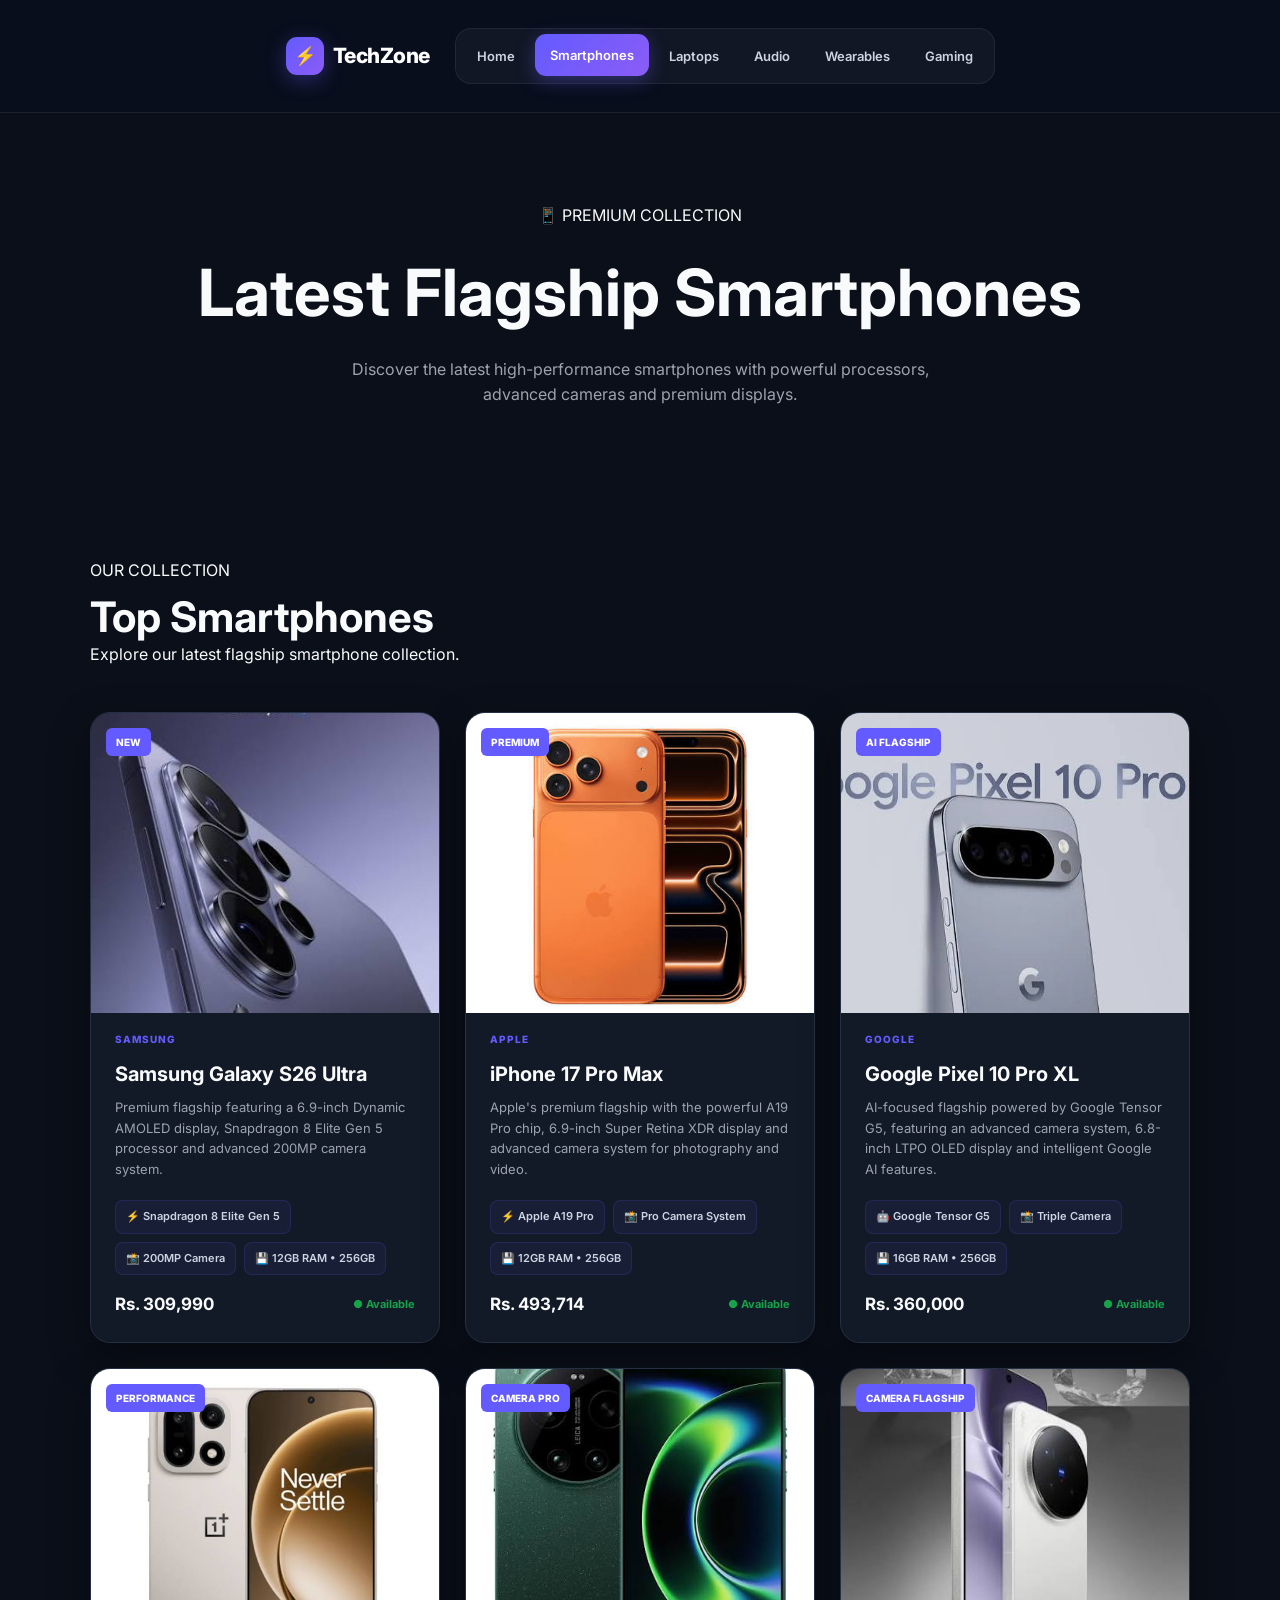
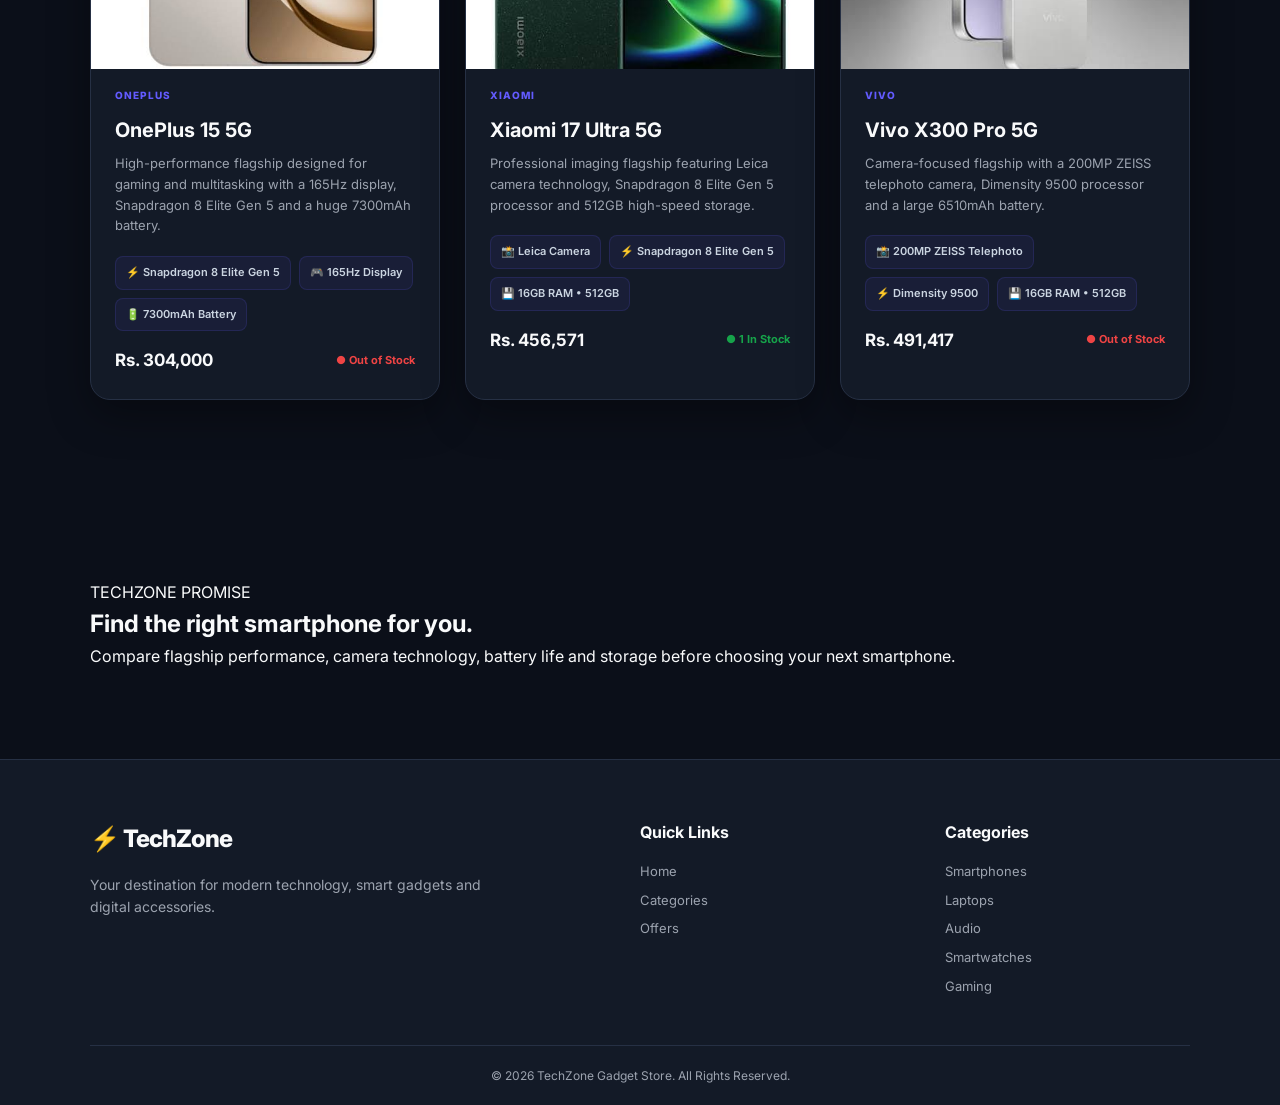
<file: smartphones.html>
<!DOCTYPE html>
<html lang="en">
<head>
    <meta charset="UTF-8">
    <meta name="viewport" content="width=device-width, initial-scale=1.0">

    <title>Smartphones | TechZone Gadget Store</title>

    <link rel="stylesheet" href="style.css">

    
    <link rel="preconnect" href="https://fonts.googleapis.com">
    <link rel="preconnect" href="https://fonts.gstatic.com" crossorigin>
    <link href="https://fonts.googleapis.com/css2?family=Inter:wght@400;500;600;700;800&display=swap" rel="stylesheet">
</head>

<body>


<script>
document.addEventListener("DOMContentLoaded", function () {
    const currentPage = window.location.pathname.split("/").pop();

    document.querySelectorAll(".nav-links a").forEach(function (link) {
        const linkPage = link.getAttribute("href").split("/").pop();

        if (linkPage === currentPage) {
            link.classList.add("current-page");
        }
    });
});
</script>    

<script>
    // Load saved theme before the page is displayed
    if (localStorage.getItem("theme") === "dark") {
        document.body.classList.add("dark");
    }

    // Dark mode button
    const themeButton = document.querySelector(".theme-btn");

    if (themeButton) {
        themeButton.addEventListener("click", function () {

            document.body.classList.toggle("dark");

            if (document.body.classList.contains("dark")) {
                localStorage.setItem("theme", "dark");
            } else {
                localStorage.setItem("theme", "light");
            }

        });
    }
</script>

    
   <header class="navbar">
    <div class="nav-inner">

        <a href="index.html" class="brand">
            <span class="brand-icon">⚡</span>
            <span>TechZone</span>
        </a>

        <nav class="nav-links">
            <a href="index.html">Home</a>
            <a href="smartphones.html">Smartphones</a>
            <a href="laptops.html">Laptops</a>
            <a href="audio.html">Audio</a>
            <a href="smartwatches.html">Wearables</a>
            <a href="gaming.html">Gaming</a>
        </nav>
</div>
</header>


    
    <section class="page-header">

        <div class="page-header-content">

            <span class="section-tag">
                📱 PREMIUM COLLECTION
            </span>

            <h1>
                Latest <span>Flagship Smartphones</span>
            </h1>

            <p>
                Discover the latest high-performance smartphones with
                powerful processors, advanced cameras and premium displays.
            </p>

        </div>

    </section>


    
    <section class="section">

        <div class="section-heading">

            <div>
                <span class="section-tag">OUR COLLECTION</span>

                <h2>
                    Top Smartphones
                </h2>

                <p>
                    Explore our latest flagship smartphone collection.
                </p>
            </div>

        </div>


        <div class="product-grid">


            
            <div class="product-card">

                <div class="product-image">

                    <span class="badge">
                        NEW
                    </span>

                    <img
                        src="images/images.jpg"
                        alt="Samsung Galaxy S26 Ultra"
                    >

                </div>


                <div class="product-info">

                    <small>
                        SAMSUNG
                    </small>

                    <h3>
                        Samsung Galaxy S26 Ultra
                    </h3>

                    <p>
                        Premium flagship featuring a 6.9-inch Dynamic AMOLED
                        display, Snapdragon 8 Elite Gen 5 processor and
                        advanced 200MP camera system.
                    </p>


                    <div class="product-specs">

                        <span>⚡ Snapdragon 8 Elite Gen 5</span>
                        <span>📸 200MP Camera</span>
                        <span>💾 12GB RAM • 256GB</span>

                    </div>


                    <div class="product-bottom">

                        <strong>
                            Rs. 309,990
                        </strong>

                        <span class="available">
                            ● Available
                        </span>

                    </div>

                </div>

            </div>



            
            <div class="product-card">

                <div class="product-image">

                    <span class="badge">
                        PREMIUM
                    </span>

                    <img
                        src="images/images (1).jpg"
                        alt="Apple iPhone 17 Pro Max"
                    >

                </div>


                <div class="product-info">

                    <small>
                        APPLE
                    </small>

                    <h3>
                        iPhone 17 Pro Max
                    </h3>

                    <p>
                        Apple's premium flagship with the powerful A19 Pro
                        chip, 6.9-inch Super Retina XDR display and advanced
                        camera system for photography and video.
                    </p>


                    <div class="product-specs">

                        <span>⚡ Apple A19 Pro</span>
                        <span>📸 Pro Camera System</span>
                        <span>💾 12GB RAM • 256GB</span>

                    </div>


                    <div class="product-bottom">

                        <strong>
                            Rs. 493,714
                        </strong>

                        <span class="available">
                            ● Available
                        </span>

                    </div>

                </div>

            </div>



            
            <div class="product-card">

                <div class="product-image">

                    <span class="badge">
                        AI FLAGSHIP
                    </span>

                    <img
                        src="images/images (3).jpg"
                        alt="Google Pixel 10 Pro XL"
                    >

                </div>


                <div class="product-info">

                    <small>
                        GOOGLE
                    </small>

                    <h3>
                        Google Pixel 10 Pro XL
                    </h3>

                    <p>
                        AI-focused flagship powered by Google Tensor G5,
                        featuring an advanced camera system, 6.8-inch LTPO
                        OLED display and intelligent Google AI features.
                    </p>


                    <div class="product-specs">

                        <span>🤖 Google Tensor G5</span>
                        <span>📸 Triple Camera</span>
                        <span>💾 16GB RAM • 256GB</span>

                    </div>


                    <div class="product-bottom">

                        <strong>
                            Rs. 360,000
                        </strong>

                        <span class="available">
                            ● Available
                        </span>

                    </div>

                </div>

            </div>



            
            <div class="product-card">

                <div class="product-image">

                    <span class="badge">
                        PERFORMANCE
                    </span>

                    <img
                        src="images/images (6).jpg"
                        alt="OnePlus 15"
                    >

                </div>


                <div class="product-info">

                    <small>
                        ONEPLUS
                    </small>

                    <h3>
                        OnePlus 15 5G
                    </h3>

                    <p>
                        High-performance flagship designed for gaming and
                        multitasking with a 165Hz display, Snapdragon 8 Elite
                        Gen 5 and a huge 7300mAh battery.
                    </p>


                    <div class="product-specs">

                        <span>⚡ Snapdragon 8 Elite Gen 5</span>
                        <span>🎮 165Hz Display</span>
                        <span>🔋 7300mAh Battery</span>

                    </div>


                    <div class="product-bottom">

                        <strong>
                            Rs. 304,000
                        </strong>

                        <span class="available out">
                            ● Out of Stock
                        </span>

                    </div>

                </div>

            </div>



            
            <div class="product-card">

                <div class="product-image">

                    <span class="badge">
                        CAMERA PRO
                    </span>

                    <img
                        src="images/images (7).jpg"
                        alt="Xiaomi 17 Ultra"
                    >

                </div>


                <div class="product-info">

                    <small>
                        XIAOMI
                    </small>

                    <h3>
                        Xiaomi 17 Ultra 5G
                    </h3>

                    <p>
                        Professional imaging flagship featuring Leica camera
                        technology, Snapdragon 8 Elite Gen 5 processor and
                        512GB high-speed storage.
                    </p>


                    <div class="product-specs">

                        <span>📸 Leica Camera</span>
                        <span>⚡ Snapdragon 8 Elite Gen 5</span>
                        <span>💾 16GB RAM • 512GB</span>

                    </div>


                    <div class="product-bottom">

                        <strong>
                            Rs. 456,571
                        </strong>

                        <span class="available">
                            ● 1 In Stock
                        </span>

                    </div>

                </div>

            </div>



            
            <div class="product-card">

                <div class="product-image">

                    <span class="badge">
                        CAMERA FLAGSHIP
                    </span>

                    <img
                        src="images/images (8).jpg"
                        alt="Vivo X300 Pro"
                    >

                </div>


                <div class="product-info">

                    <small>
                        VIVO
                    </small>

                    <h3>
                        Vivo X300 Pro 5G
                    </h3>

                    <p>
                        Camera-focused flagship with a 200MP ZEISS telephoto
                        camera, Dimensity 9500 processor and a large 6510mAh
                        battery.
                    </p>


                    <div class="product-specs">

                        <span>📸 200MP ZEISS Telephoto</span>
                        <span>⚡ Dimensity 9500</span>
                        <span>💾 16GB RAM • 512GB</span>

                    </div>


                    <div class="product-bottom">

                        <strong>
                            Rs. 491,417
                        </strong>

                        <span class="available out">
                            ● Out of Stock
                        </span>

                    </div>

                </div>

            </div>


        </div>

    </section>



    
    <section class="section">

        <div class="offer-box">

            <div>

                <span class="section-tag">
                    TECHZONE PROMISE
                </span>

                <h2>
                    Find the right smartphone for you.
                </h2>

                <p>
                    Compare flagship performance, camera technology,
                    battery life and storage before choosing your next
                    smartphone.
                </p>

            </div>

        </div>

    </section>



    
    <footer>

    <div class="footer-main">

        <div>
            <a href="index.html" class="logo">
                <span>⚡</span> TechZone
            </a>

            <p>
                Your destination for modern technology,
                smart gadgets and digital accessories.
            </p>
        </div>

        <div>
            <h4>Quick Links</h4>
            <a href="index.html">Home</a>
            <a href="#categories">Categories</a>
            <a href="#offers">Offers</a>
        </div>

        <div>
            <h4>Categories</h4>
            <a href="smartphones.html">Smartphones</a>
            <a href="laptops.html">Laptops</a>
            <a href="audio.html">Audio</a>
            <a href="smartwatches.html">Smartwatches</a>
            <a href="gaming.html">Gaming</a>
        </div>

    </div>

    <div class="footer-bottom">
        © 2026 TechZone Gadget Store. All Rights Reserved.
    </div>

</footer>
</body>
</html>
</file>
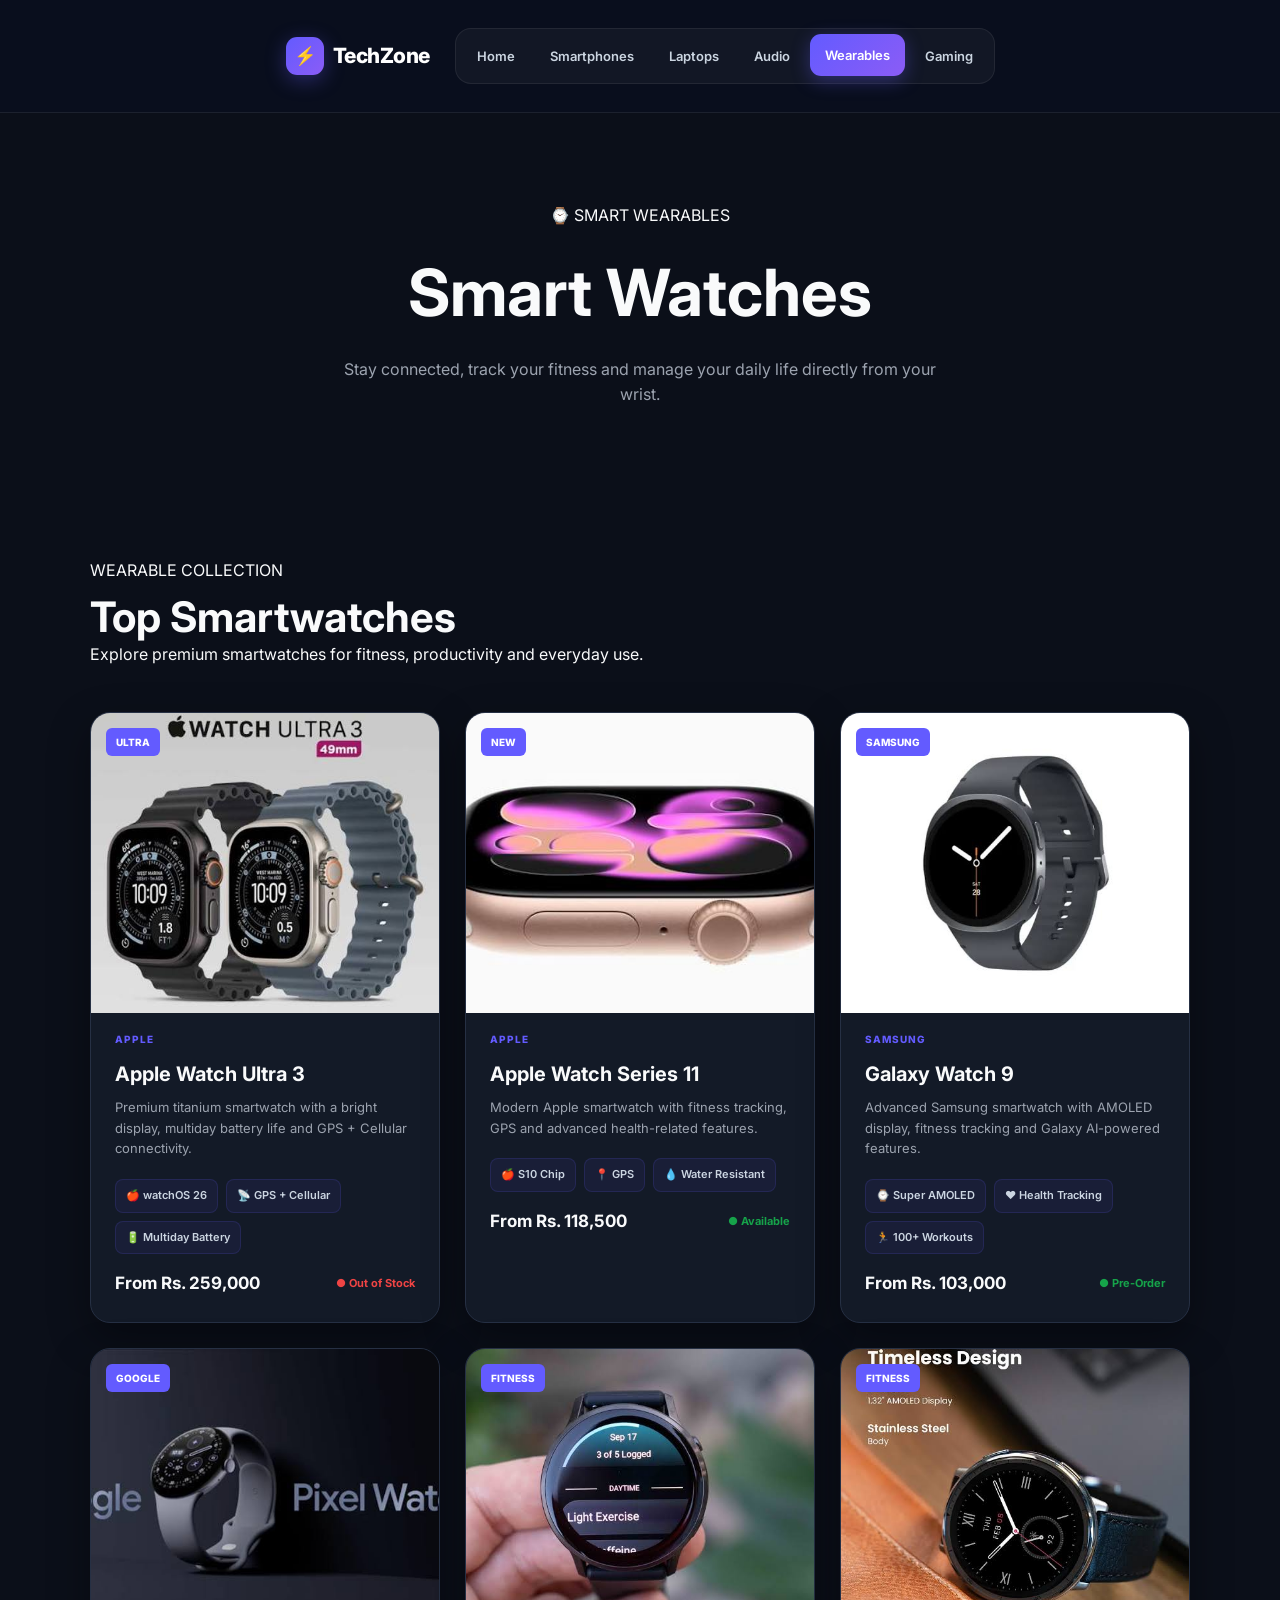
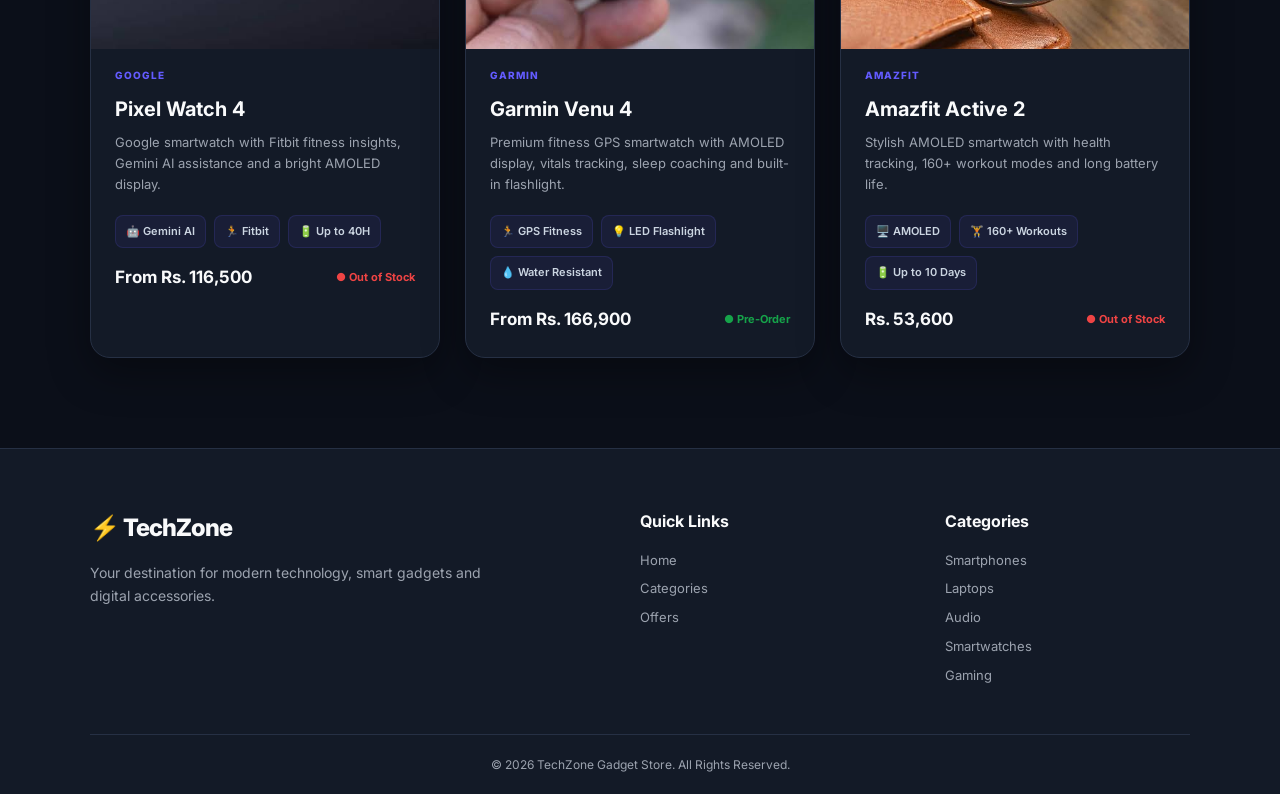
<file: smartwatches.html>
<!DOCTYPE html>
<html lang="en">

<head>

<meta charset="UTF-8">
<meta name="viewport" content="width=device-width, initial-scale=1.0">

<title>Smartwatches | TechZone</title>

<link rel="stylesheet" href="style.css">

<link rel="preconnect" href="https://fonts.googleapis.com">
<link rel="preconnect" href="https://fonts.gstatic.com" crossorigin>
<link href="https://fonts.googleapis.com/css2?family=Inter:wght@400;500;600;700;800&display=swap" rel="stylesheet">

</head>

<body>

<script>
document.addEventListener("DOMContentLoaded", function () {
    const currentPage = window.location.pathname.split("/").pop();

    document.querySelectorAll(".nav-links a").forEach(function (link) {
        const linkPage = link.getAttribute("href").split("/").pop();

        if (linkPage === currentPage) {
            link.classList.add("current-page");
        }
    });
});
</script>

<script>
    // Load saved theme before the page is displayed
    if (localStorage.getItem("theme") === "dark") {
        document.body.classList.add("dark");
    }

    // Dark mode button
    const themeButton = document.querySelector(".theme-btn");

    if (themeButton) {
        themeButton.addEventListener("click", function () {

            document.body.classList.toggle("dark");

            if (document.body.classList.contains("dark")) {
                localStorage.setItem("theme", "dark");
            } else {
                localStorage.setItem("theme", "light");
            }

        });
    }
</script>


<header class="navbar">
    <div class="nav-inner">

        <a href="index.html" class="brand">
            <span class="brand-icon">⚡</span>
            <span>TechZone</span>
        </a>

        <nav class="nav-links">
            <a href="index.html">Home</a>
            <a href="smartphones.html">Smartphones</a>
            <a href="laptops.html">Laptops</a>
            <a href="audio.html">Audio</a>
            <a href="smartwatches.html">Wearables</a>
            <a href="gaming.html">Gaming</a>
        </nav>
</div>
</header>


<section class="page-header">

<div class="page-header-content">

<span class="section-tag">⌚ SMART WEARABLES</span>

<h1>
Smart <span>Watches</span>
</h1>

<p>
Stay connected, track your fitness and manage your
daily life directly from your wrist.
</p>

</div>

</section>


<section class="section">

<div class="section-heading">

<div>

<span class="section-tag">WEARABLE COLLECTION</span>

<h2>Top Smartwatches</h2>

<p>
Explore premium smartwatches for fitness,
productivity and everyday use.
</p>

</div>

</div>


<div class="product-grid">




<div class="product-card">

<div class="product-image">

<span class="badge">ULTRA</span>

<img
src="images/Apple Watch Ultra 3.jpg"
alt="Apple Watch Ultra 3">

</div>

<div class="product-info">

<small>APPLE</small>

<h3>Apple Watch Ultra 3</h3>

<p>
Premium titanium smartwatch with a bright display,
multiday battery life and GPS + Cellular connectivity.
</p>

<div class="product-specs">
<span>🍎 watchOS 26</span>
<span>📡 GPS + Cellular</span>
<span>🔋 Multiday Battery</span>
</div>

<div class="product-bottom">

<strong>From Rs. 259,000</strong>

<span class="available out">
● Out of Stock
</span>

</div>

</div>

</div>




<div class="product-card">

<div class="product-image">

<span class="badge">NEW</span>

<img
src="images/Apple Watch Series 11.jpg"
alt="Apple Watch Series 11">

</div>

<div class="product-info">

<small>APPLE</small>

<h3>Apple Watch Series 11</h3>

<p>
Modern Apple smartwatch with fitness tracking,
GPS and advanced health-related features.
</p>

<div class="product-specs">
<span>🍎 S10 Chip</span>
<span>📍 GPS</span>
<span>💧 Water Resistant</span>
</div>

<div class="product-bottom">

<strong>From Rs. 118,500</strong>

<span class="available">
● Available
</span>

</div>

</div>

</div>




<div class="product-card">

<div class="product-image">

<span class="badge">SAMSUNG</span>

<img
src="images/Galaxy Watch 9.jpg"
alt="Samsung Galaxy Watch 9">

</div>

<div class="product-info">

<small>SAMSUNG</small>

<h3>Galaxy Watch 9</h3>

<p>
Advanced Samsung smartwatch with AMOLED display,
fitness tracking and Galaxy AI-powered features.
</p>

<div class="product-specs">
<span>⌚ Super AMOLED</span>
<span>❤️ Health Tracking</span>
<span>🏃 100+ Workouts</span>
</div>

<div class="product-bottom">

<strong>From Rs. 103,000</strong>

<span class="available">
● Pre-Order
</span>

</div>

</div>

</div>




<div class="product-card">

<div class="product-image">

<span class="badge">GOOGLE</span>

<img
src="images/Pixel Watch 4.jpg"
alt="Google Pixel Watch 4">

</div>

<div class="product-info">

<small>GOOGLE</small>

<h3>Pixel Watch 4</h3>

<p>
Google smartwatch with Fitbit fitness insights,
Gemini AI assistance and a bright AMOLED display.
</p>

<div class="product-specs">
<span>🤖 Gemini AI</span>
<span>🏃 Fitbit</span>
<span>🔋 Up to 40H</span>
</div>

<div class="product-bottom">

<strong>From Rs. 116,500</strong>

<span class="available out">
● Out of Stock
</span>

</div>

</div>

</div>




<div class="product-card">

<div class="product-image">

<span class="badge">FITNESS</span>

<img
src="images/Garmin Venu 4.jpg"
alt="Garmin Venu 4">

</div>

<div class="product-info">

<small>GARMIN</small>

<h3>Garmin Venu 4</h3>

<p>
Premium fitness GPS smartwatch with AMOLED display,
vitals tracking, sleep coaching and built-in flashlight.
</p>

<div class="product-specs">
<span>🏃 GPS Fitness</span>
<span>💡 LED Flashlight</span>
<span>💧 Water Resistant</span>
</div>

<div class="product-bottom">

<strong>From Rs. 166,900</strong>

<span class="available">
● Pre-Order
</span>

</div>

</div>

</div>




<div class="product-card">

<div class="product-image">

<span class="badge">FITNESS</span>

<img
src="images/Amazfit Active 2.jpg"
alt="Amazfit Active 2">

</div>

<div class="product-info">

<small>AMAZFIT</small>

<h3>Amazfit Active 2</h3>

<p>
Stylish AMOLED smartwatch with health tracking,
160+ workout modes and long battery life.
</p>

<div class="product-specs">
<span>🖥️ AMOLED</span>
<span>🏋️ 160+ Workouts</span>
<span>🔋 Up to 10 Days</span>
</div>

<div class="product-bottom">

<strong>Rs. 53,600</strong>

<span class="available out">
● Out of Stock
</span>

</div>

</div>

</div>


</div>

</section>


<footer>

    <div class="footer-main">

        <div>
            <a href="index.html" class="logo">
                <span>⚡</span> TechZone
            </a>

            <p>
                Your destination for modern technology,
                smart gadgets and digital accessories.
            </p>
        </div>

        <div>
            <h4>Quick Links</h4>
            <a href="index.html">Home</a>
            <a href="#categories">Categories</a>
            <a href="#offers">Offers</a>
        </div>

        <div>
            <h4>Categories</h4>
            <a href="smartphones.html">Smartphones</a>
            <a href="laptops.html">Laptops</a>
            <a href="audio.html">Audio</a>
            <a href="smartwatches.html">Smartwatches</a>
            <a href="gaming.html">Gaming</a>
        </div>

    </div>

    <div class="footer-bottom">
        © 2026 TechZone Gadget Store. All Rights Reserved.
    </div>

</footer>
</body>
</html>
</file>
<file: style.css>
* {
    margin: 0;
    padding: 0;
    box-sizing: border-box;
}

:root {
    --bg: #0b0f19;
    --card: #131a27;
    --text: #f9fafb;
    --muted: #9ca3af;
    --text-secondary: #cbd5e1;
    --primary: #635bff;
    --primary-dark: #4f46e5;
    --border: #263044;
    --shadow: 0 15px 40px rgba(0, 0, 0, 0.35);
}

html {
    scroll-behavior: smooth;
}

body {

    font-family: "Inter", sans-serif;

    background: var(--bg);

    color: var(--text);

    line-height: 1.6;
}

a {
    text-decoration: none;
    color: inherit;
}




.navbar {

    width: 100%;

    padding: 20px 7%;

    display: flex;

    align-items: center;

    justify-content: space-between;

    background: var(--card);

    border-bottom: 1px solid var(--border);

    position: sticky;

    top: 0;

    z-index: 1000;
}

.logo {

    font-size: 24px;

    font-weight: 800;

    letter-spacing: -1px;
}

.logo span {
    color: var(--primary);
}

.nav-links {

    display: flex;

    gap: 32px;
}

.nav-links a {

    color: var(--muted);

    font-size: 14px;

    font-weight: 600;

    transition: 0.3s;
}

.nav-links a:hover,
.shop-btn,
.primary-btn {

    background: var(--primary);

    color: white;

    padding: 12px 20px;

    border-radius: 10px;

    font-size: 14px;

    font-weight: 700;

    display: inline-block;

    transition: 0.3s;
}

.shop-btn:hover,
.primary-btn:hover {

    background: var(--primary-dark);

    transform: translateY(-2px);
}




.hero {

    min-height: 650px;

    padding: 80px 7%;

    display: flex;

    align-items: center;

    justify-content: space-between;

    overflow: hidden;
}

.hero-content {

    width: 50%;

    max-width: 650px;
}

.hero-tag,
.small-title {

    color: var(--primary);

    font-size: 12px;

    font-weight: 800;

    letter-spacing: 2px;
}

.hero h1 {

    font-size: clamp(48px, 6vw, 78px);

    line-height: 1.05;

    margin: 20px 0;
}

.hero h1 span,
.section-heading h2 span,
.offer-content h2 span {

    color: var(--primary);
}

.hero p {

    color: var(--muted);

    max-width: 550px;

    font-size: 17px;

    margin-bottom: 30px;
}

.hero-buttons {

    display: flex;

    gap: 15px;

    align-items: center;
}

.secondary-btn {

    border: 1px solid var(--border);

    padding: 12px 20px;

    border-radius: 10px;

    font-weight: 700;

    font-size: 14px;

    background: var(--card);
}

.hero-image {

    width: 45%;

    height: 500px;

    position: relative;

    display: flex;

    align-items: center;

    justify-content: center;
}

.hero-image img {

    width: 370px;

    height: 470px;

    object-fit: cover;

    border-radius: 40px;

    transform: rotate(5deg);

    box-shadow: var(--shadow);

    position: relative;

    z-index: 2;
}

.hero-circle {

    width: 450px;

    height: 450px;

    background: rgba(99,91,255,0.12);

    border-radius: 50%;

    position: absolute;
}




.section {

    padding: 90px 7%;
}

.section-heading {

    display: flex;

    justify-content: space-between;

    align-items: end;

    gap: 30px;

    margin-bottom: 45px;
}

.section-heading h2 {

    font-size: 42px;

    line-height: 1.15;

    margin-top: 10px;
}

.section-heading > p {

    max-width: 450px;

    color: var(--muted);
}




.category-grid {

    display: grid;

    grid-template-columns:
        repeat(5, 1fr);

    gap: 18px;
}

.category-card {

    background: var(--card);

    border: 1px solid var(--border);

    border-radius: 20px;

    overflow: hidden;

    box-shadow: var(--shadow);

    transition: 0.35s;
}

.category-card:hover {

    transform: translateY(-8px);
}

.category-image {

    height: 210px;

    overflow: hidden;
}

.category-image img {

    width: 100%;

    height: 100%;

    object-fit: cover;

    transition: 0.5s;
}

.category-card:hover img {

    transform: scale(1.08);
}

.category-info {

    padding: 20px;
}

.category-info h3 {

    font-size: 17px;

    margin-bottom: 5px;
}

.category-info p {

    color: var(--muted);

    font-size: 13px;

    margin-bottom: 15px;
}

.category-info span {

    color: var(--primary);

    font-size: 13px;

    font-weight: 700;
}




.offers {

    margin: 20px 7% 90px;

    padding: 65px;

    border-radius: 30px;

    background:
        linear-gradient(
            135deg,
            rgba(99,91,255,0.15),
            rgba(99,91,255,0.03)
        );

    border: 1px solid var(--border);

    display: flex;

    align-items: center;

    justify-content: space-between;
}

.offer-content h2 {

    font-size: 45px;

    line-height: 1.1;

    margin: 15px 0;
}

.offer-content p {

    color: var(--muted);

    margin-bottom: 25px;
}

.discount-box {

    width: 190px;

    height: 190px;

    border-radius: 50%;

    background: var(--primary);

    color: white;

    display: flex;

    flex-direction: column;

    align-items: center;

    justify-content: center;

    transform: rotate(-8deg);
}

.discount-box strong {

    font-size: 55px;

    line-height: 1;
}

.discount-box span {

    font-size: 18px;

    font-weight: 800;
}




.product-grid {

    display: grid;

    grid-template-columns:
        repeat(3, 1fr);

    gap: 25px;
}

.product-card {

    background: var(--card);

    border: 1px solid var(--border);

    border-radius: 20px;

    overflow: hidden;

    box-shadow: var(--shadow);

    transition: 0.3s;
}

.product-card:hover {

    transform: translateY(-7px);
}

.product-image {

    width: 100%;

    height: 330px;

    position: relative;

    background: transparent;

    overflow: hidden;
}

.product-image img {

    width: 100%;

    height: 330px;

    object-fit: cover;

    display: block;

    transition: 0.5s;
}

.product-card:hover img {

    transform: scale(1.05);
}

.badge {

    position: absolute;

    top: 15px;

    left: 15px;

    background: var(--primary);

    color: white;

    padding: 6px 10px;

    border-radius: 6px;

    font-size: 10px;

    font-weight: 800;

    z-index: 2;
}

.product-info {

    padding: 12px 24px 24px;
}

.product-info small {

    color: var(--primary);

    font-size: 10px;

    font-weight: 800;

    letter-spacing: 1px;
}

.product-info h3 {

    margin: 7px 0;

    font-size: 20px;
}

.product-info p {

    color: var(--muted);

    font-size: 13px;

    margin-bottom: 20px;
}

.product-bottom {

    display: flex;

    justify-content: space-between;

    align-items: center;
}

.product-bottom strong {

    font-size: 17px;
}

.available {

    color: #16a34a;

    font-size: 11px;

    font-weight: 700;
}




footer {

    background: var(--card);

    border-top: 1px solid var(--border);

    padding: 60px 7% 20px;
}

.footer-main {

    display: grid;

    grid-template-columns:
        2fr 1fr 1fr;

    gap: 60px;

    padding-bottom: 40px;
}

.footer-main p {

    color: var(--muted);

    max-width: 400px;

    margin-top: 15px;

    font-size: 14px;
}

.footer-main h4 {

    margin-bottom: 15px;
}

.footer-main div a:not(.logo) {

    display: block;

    color: var(--muted);

    font-size: 13px;

    margin-bottom: 8px;
}

.footer-bottom {

    padding-top: 20px;

    border-top: 1px solid var(--border);

    color: var(--muted);

    font-size: 12px;

    text-align: center;
}




.page-header {

    padding: 90px 7% 60px;

    text-align: center;
}

.page-header h1 {

    font-size: clamp(40px, 6vw, 65px);

    margin: 12px 0;
}

.page-header p {

    color: var(--muted);

    max-width: 600px;

    margin: auto;
}

.back-link {

    display: inline-block;

    margin-top: 25px;

    color: var(--primary);

    font-weight: 700;

    font-size: 14px;
}




@media (max-width: 1000px) {

    .category-grid {

        grid-template-columns:
            repeat(3, 1fr);
    }

    .hero {

        gap: 30px;
    }

    .hero-image img {

        width: 300px;

        height: 400px;
    }

}


@media (max-width: 768px) {

    .navbar {

        padding: 16px 5%;
    }

    .nav-links {

        display: none;
    }

    .shop-btn {

        display: none;
    }

    .hero {

        padding: 60px 5%;

        flex-direction: column;

        text-align: center;
    }

    .hero-content {

        width: 100%;
    }

    .hero p {

        margin-left: auto;

        margin-right: auto;
    }

    .hero-buttons {

        justify-content: center;
    }

    .hero-image {

        width: 100%;

        height: 400px;
    }

    .hero-image img {

        width: 270px;

        height: 350px;
    }

    .hero-circle {

        width: 330px;

        height: 330px;
    }

    .section {

        padding: 65px 5%;
    }

    .section-heading {

        flex-direction: column;

        align-items: start;
    }

    .section-heading h2 {

        font-size: 34px;
    }

    .category-grid {

        grid-template-columns:
            repeat(2, 1fr);
    }

    .product-grid {

        grid-template-columns: 1fr;
    }

    .offers {

        margin: 10px 5% 60px;

        padding: 40px 25px;

        flex-direction: column;

        text-align: center;

        gap: 35px;
    }

    .offer-content h2 {

        font-size: 36px;
    }

    .footer-main {

        grid-template-columns: 1fr;

        gap: 30px;
    }

}


@media (max-width: 480px) {

    .logo {

        font-size: 21px;
    }

    .category-grid {

        grid-template-columns: 1fr;
    }

    .hero h1 {

        font-size: 43px;
    }

    .hero-image {

        height: 350px;
    }

    .hero-image img {

        width: 230px;

        height: 310px;
    }

    .hero-circle {

        width: 280px;

        height: 280px;
    }

    .product-image {

        height: 250px;
    }

    .discount-box {

        width: 150px;

        height: 150px;
    }

    .discount-box strong {

        font-size: 43px;
    }

}



.product-specs {
    display: flex;
    flex-wrap: wrap;
    gap: 8px;
    margin: 16px 0;
}

.product-specs span {
    display: inline-block;
    font-size: 11px;
    font-weight: 600;
    padding: 7px 10px;
    border-radius: 8px;
    background: rgba(99, 91, 255, 0.08);
    color: var(--text-secondary);
    border: 1px solid rgba(99, 91, 255, 0.15);
}

.available.out {
    color: #ef4444 !important;
}

.product-image img {
    width: 100%;
    height: 240px;
    object-fit: cover;
    display: block;
}

.product-card {
    overflow: hidden;
}

@media (max-width: 768px) {

    .product-image img {
        height: 210px;
    }

    .product-specs {
        gap: 6px;
    }

    .product-specs span {
        font-size: 10px;
        padding: 6px 8px;
    }

}




.navbar {
    position: sticky;
    top: 0;
    z-index: 9999;
    width: 100%;
    background: rgba(10, 15, 30, 0.96);
    backdrop-filter: blur(15px);
    border-bottom: 1px solid rgba(255,255,255,0.08);
}

.nav-inner {
    max-width: 1250px;
    margin: auto;
    min-height: 72px;
    padding: 0 25px;

    display: flex;
    align-items: center;
    justify-content: space-between;
    gap: 25px;
}



.brand {
    display: flex;
    align-items: center;
    gap: 9px;

    color: white;
    text-decoration: none;

    font-size: 21px;
    font-weight: 800;
    letter-spacing: -0.5px;

    white-space: nowrap;
}

.brand-icon {
    width: 38px;
    height: 38px;

    display: flex;
    align-items: center;
    justify-content: center;

    border-radius: 11px;

    background: linear-gradient(
        135deg,
        #635bff,
        #8b5cf6
    );

    box-shadow: 0 5px 20px rgba(99,91,255,0.35);

    font-size: 18px;
}

.brand:hover .brand-icon {
    transform: rotate(-8deg) scale(1.08);
    transition: 0.25s;
}




.nav-links {
    display: flex;
    align-items: center;
    gap: 5px;

    padding: 6px;

    background: rgba(255,255,255,0.04);
    border: 1px solid rgba(255,255,255,0.07);

    border-radius: 16px;
}

.nav-links a {
    position: relative;

    padding: 11px 15px;

    color: #cbd5e1;
    text-decoration: none;

    font-size: 13px;
    font-weight: 600;

    border-radius: 11px;

    transition: all 0.25s ease;

    white-space: nowrap;
}

.nav-links a:hover {
    color: white;

    background: linear-gradient(
        135deg,
        rgba(99,91,255,0.25),
        rgba(139,92,246,0.18)
    );

    transform: translateY(-2px);
}



@media (max-width: 950px) {

    .nav-inner {
        padding: 10px 18px;
        gap: 12px;
    }

    .nav-links a {
        padding: 10px 10px;
        font-size: 11px;
    }

}




@media (max-width: 700px) {

    .nav-inner {
        min-height: auto;
        padding: 12px 15px;

        flex-wrap: wrap;
    }

    .brand {
        font-size: 18px;
    }

    .brand-icon {
        width: 35px;
        height: 35px;
    }


.nav-links {

        order: 3;

        width: 100%;

        overflow-x: auto;

        justify-content: flex-start;

        border-radius: 12px;

        scrollbar-width: none;
    }

    .nav-links::-webkit-scrollbar {
        display: none;
    }

    .nav-links a {
        flex-shrink: 0;

        padding: 9px 13px;

        font-size: 11px;
    }

}




@media (max-width: 430px) {

    .nav-inner {
        padding: 10px;
    }

    .nav-links a {
        padding: 8px 11px;
        font-size: 10px;
    }

}


.product-image {
    width: 100% !important;
    height: 300px !important;
    padding: 0 !important;
    margin: 0 !important;
    overflow: hidden !important;
    background: transparent !important;
    position: relative !important;
}

.product-image img {
    width: 100% !important;
    height: 300px !important;
    padding: 0 !important;
    margin: 0 !important;
    display: block !important;
    object-fit: cover !important;
}

.product-info {
    padding: 12px 24px 24px !important;
    margin: 0 !important;
}




.nav-links a.current-page {
    color: white;
    background: linear-gradient(135deg, #635bff, #8b5cf6);
    box-shadow: 0 5px 18px rgba(99, 91, 255, 0.35);
    transform: translateY(-1px);
}
</file>
